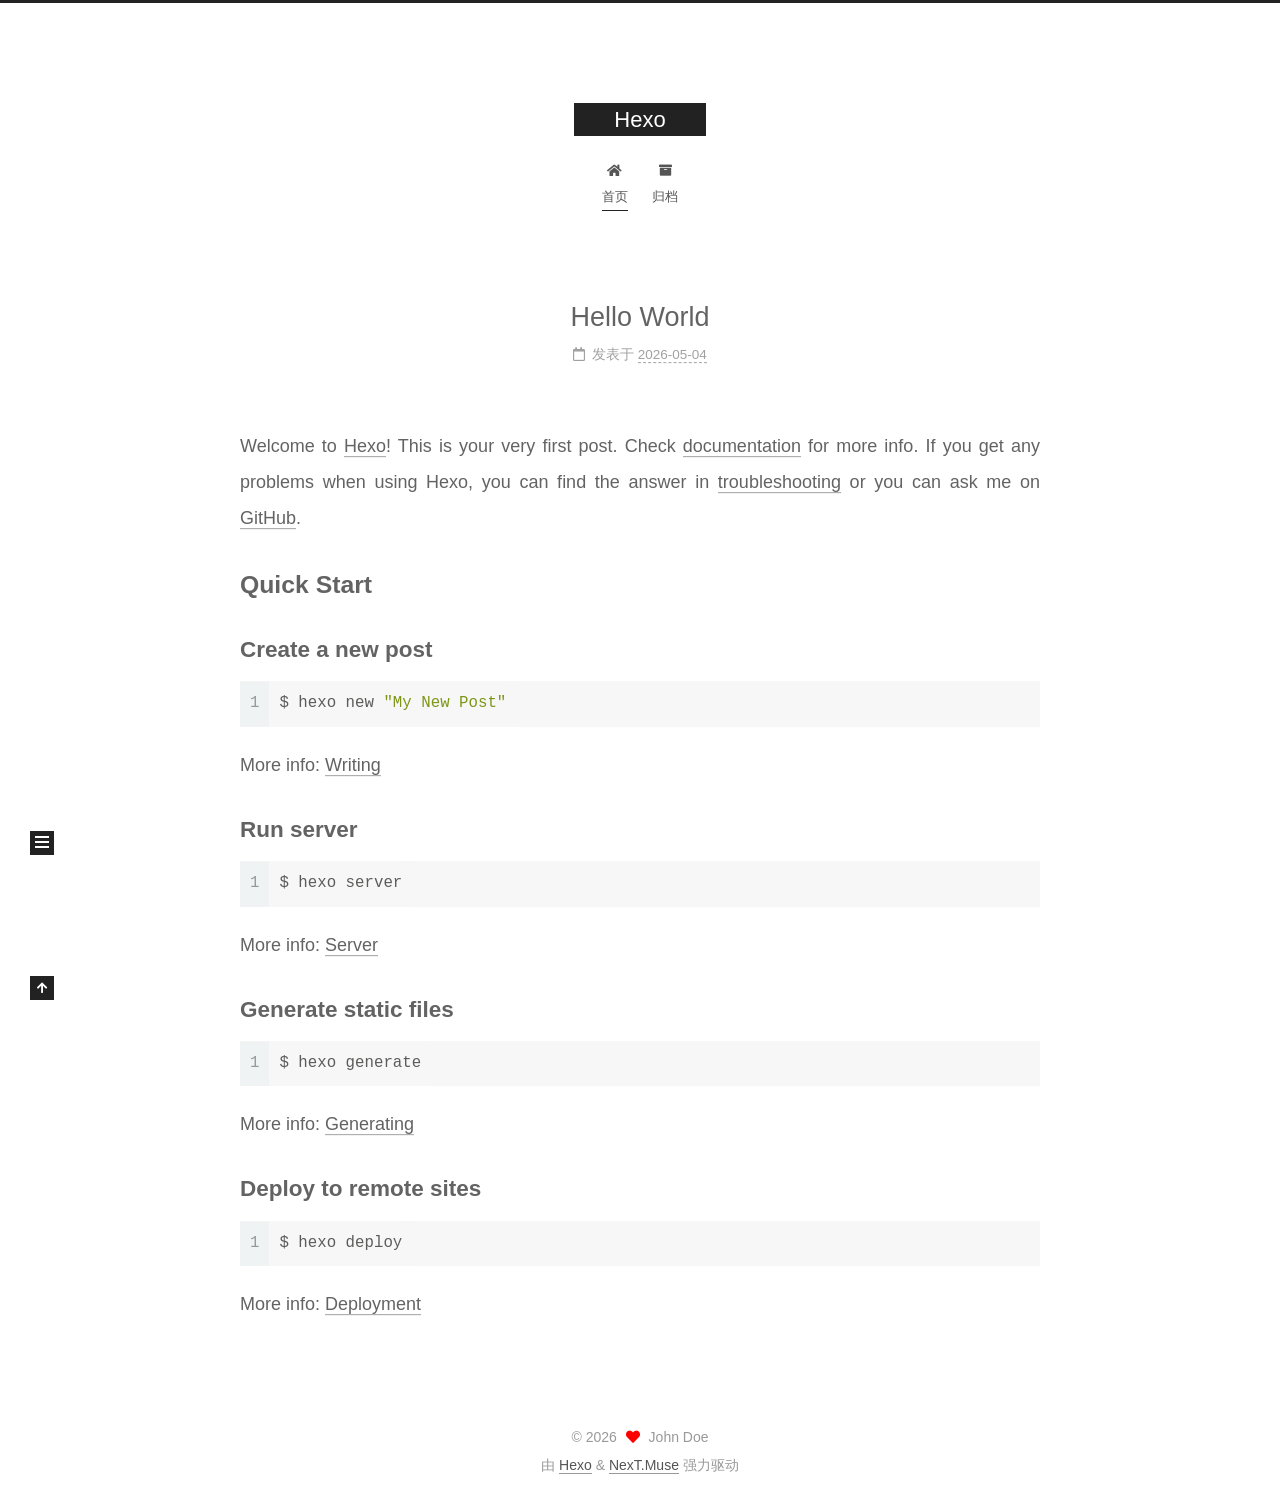
<file: index.html>
<!DOCTYPE html>
<html lang="zh-CN">
<head>
  <meta charset="UTF-8">
<meta name="viewport" content="width=device-width, initial-scale=1, maximum-scale=2">
<meta name="theme-color" content="#222">
<meta name="generator" content="Hexo 8.1.1">
  <link rel="apple-touch-icon" sizes="180x180" href="/images/apple-touch-icon-next.png">
  <link rel="icon" type="image/png" sizes="32x32" href="/images/favicon-32x32-next.png">
  <link rel="icon" type="image/png" sizes="16x16" href="/images/favicon-16x16-next.png">
  <link rel="mask-icon" href="/images/logo.svg" color="#222">

<link rel="stylesheet" href="/css/main.css">


<link rel="stylesheet" href="/lib/font-awesome/css/all.min.css">

<script id="hexo-configurations">
    var NexT = window.NexT || {};
    var CONFIG = {"hostname":"example.com","root":"/","scheme":"Muse","version":"7.8.0","exturl":false,"sidebar":{"position":"left","display":"post","padding":18,"offset":12,"onmobile":false},"copycode":{"enable":false,"show_result":false,"style":null},"back2top":{"enable":true,"sidebar":false,"scrollpercent":false},"bookmark":{"enable":false,"color":"#222","save":"auto"},"fancybox":false,"mediumzoom":false,"lazyload":false,"pangu":false,"comments":{"style":"tabs","active":null,"storage":true,"lazyload":false,"nav":null},"algolia":{"hits":{"per_page":10},"labels":{"input_placeholder":"Search for Posts","hits_empty":"We didn't find any results for the search: ${query}","hits_stats":"${hits} results found in ${time} ms"}},"localsearch":{"enable":false,"trigger":"auto","top_n_per_article":1,"unescape":false,"preload":false},"motion":{"enable":true,"async":false,"transition":{"post_block":"fadeIn","post_header":"slideDownIn","post_body":"slideDownIn","coll_header":"slideLeftIn","sidebar":"slideUpIn"}}};
  </script>

  <meta property="og:type" content="website">
<meta property="og:title" content="Hexo">
<meta property="og:url" content="http://example.com/index.html">
<meta property="og:site_name" content="Hexo">
<meta property="og:locale" content="zh_CN">
<meta property="article:author" content="John Doe">
<meta name="twitter:card" content="summary">

<link rel="canonical" href="http://example.com/">


<script id="page-configurations">
  // https://hexo.io/docs/variables.html
  CONFIG.page = {
    sidebar: "",
    isHome : true,
    isPost : false,
    lang   : 'zh-CN'
  };
</script>

  <title>Hexo</title>
  






  <noscript>
  <style>
  .use-motion .brand,
  .use-motion .menu-item,
  .sidebar-inner,
  .use-motion .post-block,
  .use-motion .pagination,
  .use-motion .comments,
  .use-motion .post-header,
  .use-motion .post-body,
  .use-motion .collection-header { opacity: initial; }

  .use-motion .site-title,
  .use-motion .site-subtitle {
    opacity: initial;
    top: initial;
  }

  .use-motion .logo-line-before i { left: initial; }
  .use-motion .logo-line-after i { right: initial; }
  </style>
</noscript>

</head>

<body itemscope itemtype="http://schema.org/WebPage">
  <div class="container use-motion">
    <div class="headband"></div>

    <header class="header" itemscope itemtype="http://schema.org/WPHeader">
      <div class="header-inner"><div class="site-brand-container">
  <div class="site-nav-toggle">
    <div class="toggle" aria-label="切换导航栏">
      <span class="toggle-line toggle-line-first"></span>
      <span class="toggle-line toggle-line-middle"></span>
      <span class="toggle-line toggle-line-last"></span>
    </div>
  </div>

  <div class="site-meta">

    <a href="/" class="brand" rel="start">
      <span class="logo-line-before"><i></i></span>
      <h1 class="site-title">Hexo</h1>
      <span class="logo-line-after"><i></i></span>
    </a>
  </div>

  <div class="site-nav-right">
    <div class="toggle popup-trigger">
    </div>
  </div>
</div>




<nav class="site-nav">
  <ul id="menu" class="main-menu menu">
        <li class="menu-item menu-item-home">

    <a href="/" rel="section"><i class="fa fa-home fa-fw"></i>首页</a>

  </li>
        <li class="menu-item menu-item-archives">

    <a href="/archives/" rel="section"><i class="fa fa-archive fa-fw"></i>归档</a>

  </li>
  </ul>
</nav>




</div>
    </header>

    
  <div class="back-to-top">
    <i class="fa fa-arrow-up"></i>
    <span>0%</span>
  </div>
  <div class="reading-progress-bar"></div>


    <main class="main">
      <div class="main-inner">
        <div class="content-wrap">
          

          <div class="content index posts-expand">
            
      
  
  
  <article itemscope itemtype="http://schema.org/Article" class="post-block" lang="zh-CN">
    <link itemprop="mainEntityOfPage" href="http://example.com/2026/05/04/hello-world/">

    <span hidden itemprop="author" itemscope itemtype="http://schema.org/Person">
      <meta itemprop="image" content="/images/avatar.gif">
      <meta itemprop="name" content="John Doe">
      <meta itemprop="description" content="">
    </span>

    <span hidden itemprop="publisher" itemscope itemtype="http://schema.org/Organization">
      <meta itemprop="name" content="Hexo">
    </span>
      <header class="post-header">
        <h2 class="post-title" itemprop="name headline">
          
            <a href="/2026/05/04/hello-world/" class="post-title-link" itemprop="url">Hello World</a>
        </h2>

        <div class="post-meta">
            <span class="post-meta-item">
              <span class="post-meta-item-icon">
                <i class="far fa-calendar"></i>
              </span>
              <span class="post-meta-item-text">发表于</span>

              <time title="创建时间：2026-05-04 03:35:39" itemprop="dateCreated datePublished" datetime="2026-05-04T03:35:39+08:00">2026-05-04</time>
            </span>

          

        </div>
      </header>

    
    
    
    <div class="post-body" itemprop="articleBody">

      
          <p>Welcome to <a target="_blank" rel="noopener" href="https://hexo.io/">Hexo</a>! This is your very first post. Check <a target="_blank" rel="noopener" href="https://hexo.io/docs/">documentation</a> for more info. If you get any problems when using Hexo, you can find the answer in <a target="_blank" rel="noopener" href="https://hexo.io/docs/troubleshooting.html">troubleshooting</a> or you can ask me on <a target="_blank" rel="noopener" href="https://github.com/hexojs/hexo/issues">GitHub</a>.</p>
<h2 id="Quick-Start"><a href="#Quick-Start" class="headerlink" title="Quick Start"></a>Quick Start</h2><h3 id="Create-a-new-post"><a href="#Create-a-new-post" class="headerlink" title="Create a new post"></a>Create a new post</h3><figure class="highlight bash"><table><tr><td class="gutter"><pre><span class="line">1</span><br></pre></td><td class="code"><pre><span class="line">$ hexo new <span class="string">&quot;My New Post&quot;</span></span><br></pre></td></tr></table></figure>

<p>More info: <a target="_blank" rel="noopener" href="https://hexo.io/docs/writing.html">Writing</a></p>
<h3 id="Run-server"><a href="#Run-server" class="headerlink" title="Run server"></a>Run server</h3><figure class="highlight bash"><table><tr><td class="gutter"><pre><span class="line">1</span><br></pre></td><td class="code"><pre><span class="line">$ hexo server</span><br></pre></td></tr></table></figure>

<p>More info: <a target="_blank" rel="noopener" href="https://hexo.io/docs/server.html">Server</a></p>
<h3 id="Generate-static-files"><a href="#Generate-static-files" class="headerlink" title="Generate static files"></a>Generate static files</h3><figure class="highlight bash"><table><tr><td class="gutter"><pre><span class="line">1</span><br></pre></td><td class="code"><pre><span class="line">$ hexo generate</span><br></pre></td></tr></table></figure>

<p>More info: <a target="_blank" rel="noopener" href="https://hexo.io/docs/generating.html">Generating</a></p>
<h3 id="Deploy-to-remote-sites"><a href="#Deploy-to-remote-sites" class="headerlink" title="Deploy to remote sites"></a>Deploy to remote sites</h3><figure class="highlight bash"><table><tr><td class="gutter"><pre><span class="line">1</span><br></pre></td><td class="code"><pre><span class="line">$ hexo deploy</span><br></pre></td></tr></table></figure>

<p>More info: <a target="_blank" rel="noopener" href="https://hexo.io/docs/one-command-deployment.html">Deployment</a></p>

      
    </div>

    
    
    
      <footer class="post-footer">
        <div class="post-eof"></div>
      </footer>
  </article>
  
  
  


  



          </div>
          

<script>
  window.addEventListener('tabs:register', () => {
    let { activeClass } = CONFIG.comments;
    if (CONFIG.comments.storage) {
      activeClass = localStorage.getItem('comments_active') || activeClass;
    }
    if (activeClass) {
      let activeTab = document.querySelector(`a[href="#comment-${activeClass}"]`);
      if (activeTab) {
        activeTab.click();
      }
    }
  });
  if (CONFIG.comments.storage) {
    window.addEventListener('tabs:click', event => {
      if (!event.target.matches('.tabs-comment .tab-content .tab-pane')) return;
      let commentClass = event.target.classList[1];
      localStorage.setItem('comments_active', commentClass);
    });
  }
</script>

        </div>
          
  
  <div class="toggle sidebar-toggle">
    <span class="toggle-line toggle-line-first"></span>
    <span class="toggle-line toggle-line-middle"></span>
    <span class="toggle-line toggle-line-last"></span>
  </div>

  <aside class="sidebar">
    <div class="sidebar-inner">

      <ul class="sidebar-nav motion-element">
        <li class="sidebar-nav-toc">
          文章目录
        </li>
        <li class="sidebar-nav-overview">
          站点概览
        </li>
      </ul>

      <!--noindex-->
      <div class="post-toc-wrap sidebar-panel">
      </div>
      <!--/noindex-->

      <div class="site-overview-wrap sidebar-panel">
        <div class="site-author motion-element" itemprop="author" itemscope itemtype="http://schema.org/Person">
  <p class="site-author-name" itemprop="name">John Doe</p>
  <div class="site-description" itemprop="description"></div>
</div>
<div class="site-state-wrap motion-element">
  <nav class="site-state">
      <div class="site-state-item site-state-posts">
          <a href="/archives/">
        
          <span class="site-state-item-count">1</span>
          <span class="site-state-item-name">日志</span>
        </a>
      </div>
  </nav>
</div>



      </div>

    </div>
  </aside>
  <div id="sidebar-dimmer"></div>


      </div>
    </main>

    <footer class="footer">
      <div class="footer-inner">
        

        

<div class="copyright">
  
  &copy; 
  <span itemprop="copyrightYear">2026</span>
  <span class="with-love">
    <i class="fa fa-heart"></i>
  </span>
  <span class="author" itemprop="copyrightHolder">John Doe</span>
</div>
  <div class="powered-by">由 <a href="https://hexo.io/" class="theme-link" rel="noopener" target="_blank">Hexo</a> & <a href="https://muse.theme-next.org/" class="theme-link" rel="noopener" target="_blank">NexT.Muse</a> 强力驱动
  </div>

        








      </div>
    </footer>
  </div>

  
  <script src="/lib/anime.min.js"></script>
  <script src="/lib/velocity/velocity.min.js"></script>
  <script src="/lib/velocity/velocity.ui.min.js"></script>

<script src="/js/utils.js"></script>

<script src="/js/motion.js"></script>


<script src="/js/schemes/muse.js"></script>


<script src="/js/next-boot.js"></script>




  















  

  

</body>
</html>
</file>
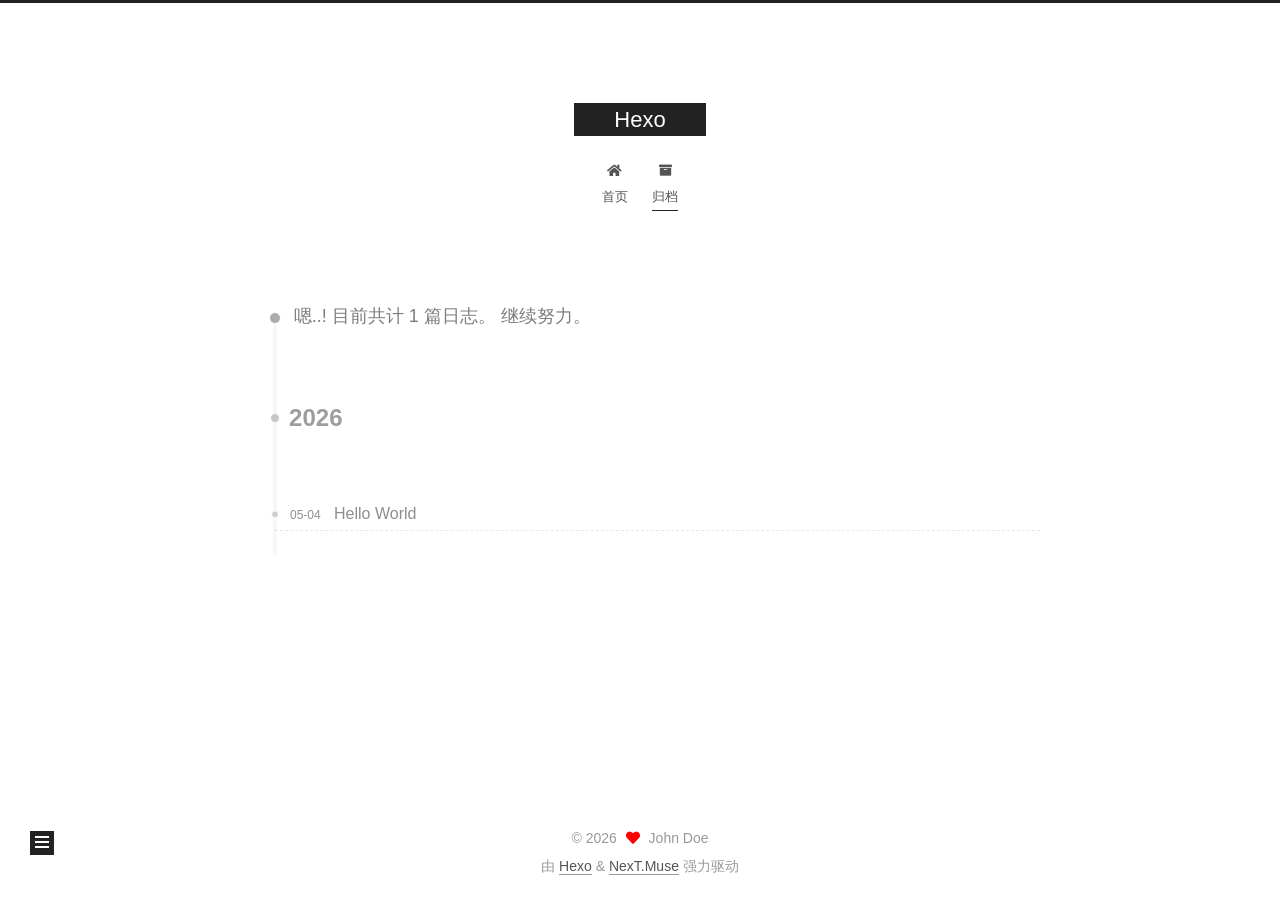
<file: archives/index.html>
<!DOCTYPE html>
<html lang="zh-CN">
<head>
  <meta charset="UTF-8">
<meta name="viewport" content="width=device-width, initial-scale=1, maximum-scale=2">
<meta name="theme-color" content="#222">
<meta name="generator" content="Hexo 8.1.1">
  <link rel="apple-touch-icon" sizes="180x180" href="/images/apple-touch-icon-next.png">
  <link rel="icon" type="image/png" sizes="32x32" href="/images/favicon-32x32-next.png">
  <link rel="icon" type="image/png" sizes="16x16" href="/images/favicon-16x16-next.png">
  <link rel="mask-icon" href="/images/logo.svg" color="#222">

<link rel="stylesheet" href="/css/main.css">


<link rel="stylesheet" href="/lib/font-awesome/css/all.min.css">

<script id="hexo-configurations">
    var NexT = window.NexT || {};
    var CONFIG = {"hostname":"example.com","root":"/","scheme":"Muse","version":"7.8.0","exturl":false,"sidebar":{"position":"left","display":"post","padding":18,"offset":12,"onmobile":false},"copycode":{"enable":false,"show_result":false,"style":null},"back2top":{"enable":true,"sidebar":false,"scrollpercent":false},"bookmark":{"enable":false,"color":"#222","save":"auto"},"fancybox":false,"mediumzoom":false,"lazyload":false,"pangu":false,"comments":{"style":"tabs","active":null,"storage":true,"lazyload":false,"nav":null},"algolia":{"hits":{"per_page":10},"labels":{"input_placeholder":"Search for Posts","hits_empty":"We didn't find any results for the search: ${query}","hits_stats":"${hits} results found in ${time} ms"}},"localsearch":{"enable":false,"trigger":"auto","top_n_per_article":1,"unescape":false,"preload":false},"motion":{"enable":true,"async":false,"transition":{"post_block":"fadeIn","post_header":"slideDownIn","post_body":"slideDownIn","coll_header":"slideLeftIn","sidebar":"slideUpIn"}}};
  </script>

  <meta property="og:type" content="website">
<meta property="og:title" content="Hexo">
<meta property="og:url" content="http://example.com/archives/index.html">
<meta property="og:site_name" content="Hexo">
<meta property="og:locale" content="zh_CN">
<meta property="article:author" content="John Doe">
<meta name="twitter:card" content="summary">

<link rel="canonical" href="http://example.com/archives/">


<script id="page-configurations">
  // https://hexo.io/docs/variables.html
  CONFIG.page = {
    sidebar: "",
    isHome : false,
    isPost : false,
    lang   : 'zh-CN'
  };
</script>

  <title>归档 | Hexo</title>
  






  <noscript>
  <style>
  .use-motion .brand,
  .use-motion .menu-item,
  .sidebar-inner,
  .use-motion .post-block,
  .use-motion .pagination,
  .use-motion .comments,
  .use-motion .post-header,
  .use-motion .post-body,
  .use-motion .collection-header { opacity: initial; }

  .use-motion .site-title,
  .use-motion .site-subtitle {
    opacity: initial;
    top: initial;
  }

  .use-motion .logo-line-before i { left: initial; }
  .use-motion .logo-line-after i { right: initial; }
  </style>
</noscript>

</head>

<body itemscope itemtype="http://schema.org/WebPage">
  <div class="container use-motion">
    <div class="headband"></div>

    <header class="header" itemscope itemtype="http://schema.org/WPHeader">
      <div class="header-inner"><div class="site-brand-container">
  <div class="site-nav-toggle">
    <div class="toggle" aria-label="切换导航栏">
      <span class="toggle-line toggle-line-first"></span>
      <span class="toggle-line toggle-line-middle"></span>
      <span class="toggle-line toggle-line-last"></span>
    </div>
  </div>

  <div class="site-meta">

    <a href="/" class="brand" rel="start">
      <span class="logo-line-before"><i></i></span>
      <h1 class="site-title">Hexo</h1>
      <span class="logo-line-after"><i></i></span>
    </a>
  </div>

  <div class="site-nav-right">
    <div class="toggle popup-trigger">
    </div>
  </div>
</div>




<nav class="site-nav">
  <ul id="menu" class="main-menu menu">
        <li class="menu-item menu-item-home">

    <a href="/" rel="section"><i class="fa fa-home fa-fw"></i>首页</a>

  </li>
        <li class="menu-item menu-item-archives">

    <a href="/archives/" rel="section"><i class="fa fa-archive fa-fw"></i>归档</a>

  </li>
  </ul>
</nav>




</div>
    </header>

    
  <div class="back-to-top">
    <i class="fa fa-arrow-up"></i>
    <span>0%</span>
  </div>
  <div class="reading-progress-bar"></div>


    <main class="main">
      <div class="main-inner">
        <div class="content-wrap">
          

          <div class="content archive">
            

  
  
  
  <div class="post-block">
    <div class="posts-collapse">
      <div class="collection-title">
        <span class="collection-header">嗯..! 目前共计 1 篇日志。 继续努力。</span>
      </div>

      
    <div class="collection-year">
      <span class="collection-header">2026</span>
    </div>

  <article itemscope itemtype="http://schema.org/Article">
    <header class="post-header">

      <div class="post-meta">
        <time itemprop="dateCreated"
              datetime="2026-05-04T03:35:39+08:00"
              content="2026-05-04">
          05-04
        </time>
      </div>

      <div class="post-title">
          <a class="post-title-link" href="/2026/05/04/hello-world/" itemprop="url">
            <span itemprop="name">Hello World</span>
          </a>
      </div>

    </header>
  </article>


    </div>
  </div>
  
  
  

  



          </div>
          

<script>
  window.addEventListener('tabs:register', () => {
    let { activeClass } = CONFIG.comments;
    if (CONFIG.comments.storage) {
      activeClass = localStorage.getItem('comments_active') || activeClass;
    }
    if (activeClass) {
      let activeTab = document.querySelector(`a[href="#comment-${activeClass}"]`);
      if (activeTab) {
        activeTab.click();
      }
    }
  });
  if (CONFIG.comments.storage) {
    window.addEventListener('tabs:click', event => {
      if (!event.target.matches('.tabs-comment .tab-content .tab-pane')) return;
      let commentClass = event.target.classList[1];
      localStorage.setItem('comments_active', commentClass);
    });
  }
</script>

        </div>
          
  
  <div class="toggle sidebar-toggle">
    <span class="toggle-line toggle-line-first"></span>
    <span class="toggle-line toggle-line-middle"></span>
    <span class="toggle-line toggle-line-last"></span>
  </div>

  <aside class="sidebar">
    <div class="sidebar-inner">

      <ul class="sidebar-nav motion-element">
        <li class="sidebar-nav-toc">
          文章目录
        </li>
        <li class="sidebar-nav-overview">
          站点概览
        </li>
      </ul>

      <!--noindex-->
      <div class="post-toc-wrap sidebar-panel">
      </div>
      <!--/noindex-->

      <div class="site-overview-wrap sidebar-panel">
        <div class="site-author motion-element" itemprop="author" itemscope itemtype="http://schema.org/Person">
  <p class="site-author-name" itemprop="name">John Doe</p>
  <div class="site-description" itemprop="description"></div>
</div>
<div class="site-state-wrap motion-element">
  <nav class="site-state">
      <div class="site-state-item site-state-posts">
          <a href="/archives/">
        
          <span class="site-state-item-count">1</span>
          <span class="site-state-item-name">日志</span>
        </a>
      </div>
  </nav>
</div>



      </div>

    </div>
  </aside>
  <div id="sidebar-dimmer"></div>


      </div>
    </main>

    <footer class="footer">
      <div class="footer-inner">
        

        

<div class="copyright">
  
  &copy; 
  <span itemprop="copyrightYear">2026</span>
  <span class="with-love">
    <i class="fa fa-heart"></i>
  </span>
  <span class="author" itemprop="copyrightHolder">John Doe</span>
</div>
  <div class="powered-by">由 <a href="https://hexo.io/" class="theme-link" rel="noopener" target="_blank">Hexo</a> & <a href="https://muse.theme-next.org/" class="theme-link" rel="noopener" target="_blank">NexT.Muse</a> 强力驱动
  </div>

        








      </div>
    </footer>
  </div>

  
  <script src="/lib/anime.min.js"></script>
  <script src="/lib/velocity/velocity.min.js"></script>
  <script src="/lib/velocity/velocity.ui.min.js"></script>

<script src="/js/utils.js"></script>

<script src="/js/motion.js"></script>


<script src="/js/schemes/muse.js"></script>


<script src="/js/next-boot.js"></script>




  















  

  

</body>
</html>
</file>
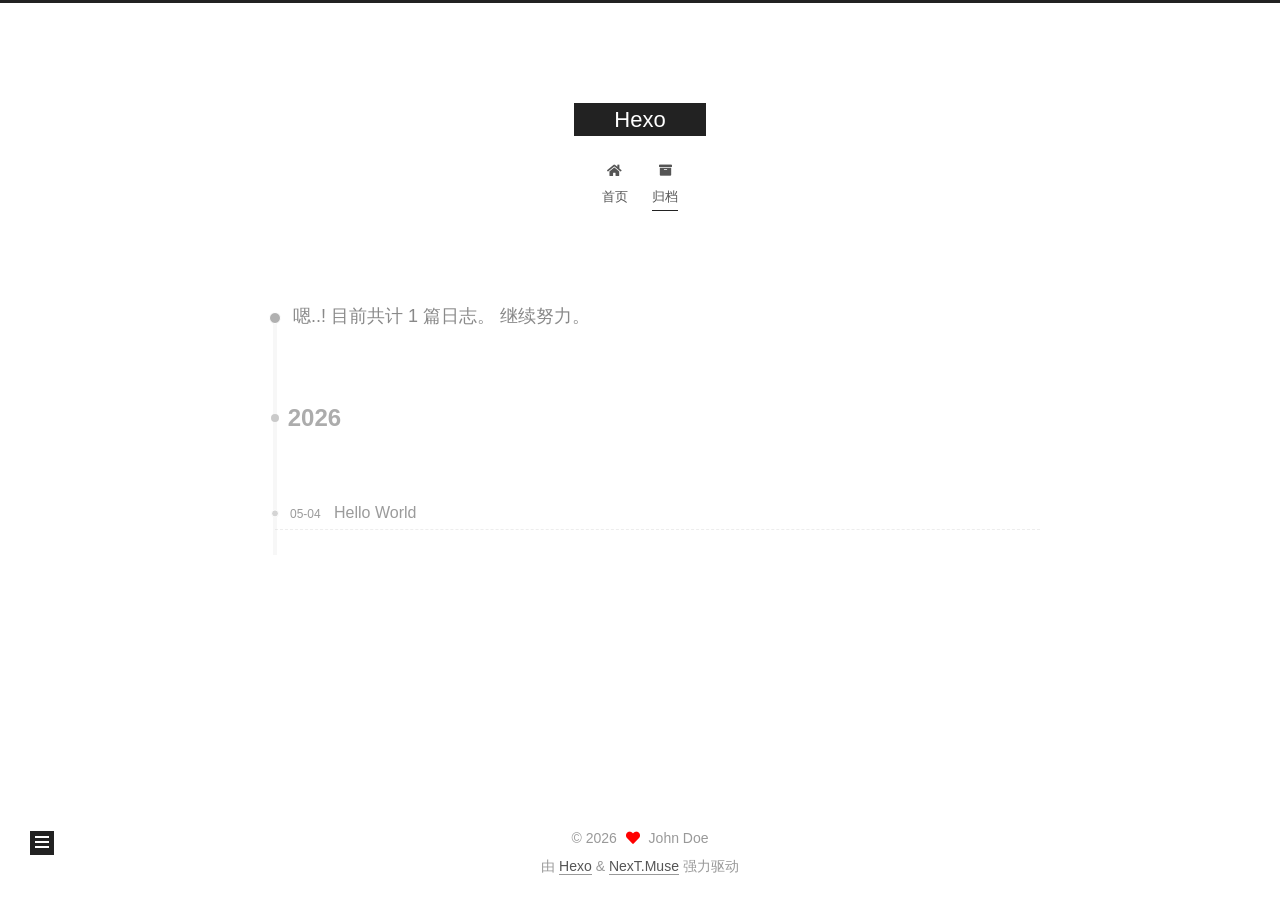
<file: archives/2026/index.html>
<!DOCTYPE html>
<html lang="zh-CN">
<head>
  <meta charset="UTF-8">
<meta name="viewport" content="width=device-width, initial-scale=1, maximum-scale=2">
<meta name="theme-color" content="#222">
<meta name="generator" content="Hexo 8.1.1">
  <link rel="apple-touch-icon" sizes="180x180" href="/images/apple-touch-icon-next.png">
  <link rel="icon" type="image/png" sizes="32x32" href="/images/favicon-32x32-next.png">
  <link rel="icon" type="image/png" sizes="16x16" href="/images/favicon-16x16-next.png">
  <link rel="mask-icon" href="/images/logo.svg" color="#222">

<link rel="stylesheet" href="/css/main.css">


<link rel="stylesheet" href="/lib/font-awesome/css/all.min.css">

<script id="hexo-configurations">
    var NexT = window.NexT || {};
    var CONFIG = {"hostname":"example.com","root":"/","scheme":"Muse","version":"7.8.0","exturl":false,"sidebar":{"position":"left","display":"post","padding":18,"offset":12,"onmobile":false},"copycode":{"enable":false,"show_result":false,"style":null},"back2top":{"enable":true,"sidebar":false,"scrollpercent":false},"bookmark":{"enable":false,"color":"#222","save":"auto"},"fancybox":false,"mediumzoom":false,"lazyload":false,"pangu":false,"comments":{"style":"tabs","active":null,"storage":true,"lazyload":false,"nav":null},"algolia":{"hits":{"per_page":10},"labels":{"input_placeholder":"Search for Posts","hits_empty":"We didn't find any results for the search: ${query}","hits_stats":"${hits} results found in ${time} ms"}},"localsearch":{"enable":false,"trigger":"auto","top_n_per_article":1,"unescape":false,"preload":false},"motion":{"enable":true,"async":false,"transition":{"post_block":"fadeIn","post_header":"slideDownIn","post_body":"slideDownIn","coll_header":"slideLeftIn","sidebar":"slideUpIn"}}};
  </script>

  <meta property="og:type" content="website">
<meta property="og:title" content="Hexo">
<meta property="og:url" content="http://example.com/archives/2026/index.html">
<meta property="og:site_name" content="Hexo">
<meta property="og:locale" content="zh_CN">
<meta property="article:author" content="John Doe">
<meta name="twitter:card" content="summary">

<link rel="canonical" href="http://example.com/archives/2026/">


<script id="page-configurations">
  // https://hexo.io/docs/variables.html
  CONFIG.page = {
    sidebar: "",
    isHome : false,
    isPost : false,
    lang   : 'zh-CN'
  };
</script>

  <title>归档 | Hexo</title>
  






  <noscript>
  <style>
  .use-motion .brand,
  .use-motion .menu-item,
  .sidebar-inner,
  .use-motion .post-block,
  .use-motion .pagination,
  .use-motion .comments,
  .use-motion .post-header,
  .use-motion .post-body,
  .use-motion .collection-header { opacity: initial; }

  .use-motion .site-title,
  .use-motion .site-subtitle {
    opacity: initial;
    top: initial;
  }

  .use-motion .logo-line-before i { left: initial; }
  .use-motion .logo-line-after i { right: initial; }
  </style>
</noscript>

</head>

<body itemscope itemtype="http://schema.org/WebPage">
  <div class="container use-motion">
    <div class="headband"></div>

    <header class="header" itemscope itemtype="http://schema.org/WPHeader">
      <div class="header-inner"><div class="site-brand-container">
  <div class="site-nav-toggle">
    <div class="toggle" aria-label="切换导航栏">
      <span class="toggle-line toggle-line-first"></span>
      <span class="toggle-line toggle-line-middle"></span>
      <span class="toggle-line toggle-line-last"></span>
    </div>
  </div>

  <div class="site-meta">

    <a href="/" class="brand" rel="start">
      <span class="logo-line-before"><i></i></span>
      <h1 class="site-title">Hexo</h1>
      <span class="logo-line-after"><i></i></span>
    </a>
  </div>

  <div class="site-nav-right">
    <div class="toggle popup-trigger">
    </div>
  </div>
</div>




<nav class="site-nav">
  <ul id="menu" class="main-menu menu">
        <li class="menu-item menu-item-home">

    <a href="/" rel="section"><i class="fa fa-home fa-fw"></i>首页</a>

  </li>
        <li class="menu-item menu-item-archives">

    <a href="/archives/" rel="section"><i class="fa fa-archive fa-fw"></i>归档</a>

  </li>
  </ul>
</nav>




</div>
    </header>

    
  <div class="back-to-top">
    <i class="fa fa-arrow-up"></i>
    <span>0%</span>
  </div>
  <div class="reading-progress-bar"></div>


    <main class="main">
      <div class="main-inner">
        <div class="content-wrap">
          

          <div class="content archive">
            

  
  
  
  <div class="post-block">
    <div class="posts-collapse">
      <div class="collection-title">
        <span class="collection-header">嗯..! 目前共计 1 篇日志。 继续努力。</span>
      </div>

      
    <div class="collection-year">
      <span class="collection-header">2026</span>
    </div>

  <article itemscope itemtype="http://schema.org/Article">
    <header class="post-header">

      <div class="post-meta">
        <time itemprop="dateCreated"
              datetime="2026-05-04T03:35:39+08:00"
              content="2026-05-04">
          05-04
        </time>
      </div>

      <div class="post-title">
          <a class="post-title-link" href="/2026/05/04/hello-world/" itemprop="url">
            <span itemprop="name">Hello World</span>
          </a>
      </div>

    </header>
  </article>


    </div>
  </div>
  
  
  

  



          </div>
          

<script>
  window.addEventListener('tabs:register', () => {
    let { activeClass } = CONFIG.comments;
    if (CONFIG.comments.storage) {
      activeClass = localStorage.getItem('comments_active') || activeClass;
    }
    if (activeClass) {
      let activeTab = document.querySelector(`a[href="#comment-${activeClass}"]`);
      if (activeTab) {
        activeTab.click();
      }
    }
  });
  if (CONFIG.comments.storage) {
    window.addEventListener('tabs:click', event => {
      if (!event.target.matches('.tabs-comment .tab-content .tab-pane')) return;
      let commentClass = event.target.classList[1];
      localStorage.setItem('comments_active', commentClass);
    });
  }
</script>

        </div>
          
  
  <div class="toggle sidebar-toggle">
    <span class="toggle-line toggle-line-first"></span>
    <span class="toggle-line toggle-line-middle"></span>
    <span class="toggle-line toggle-line-last"></span>
  </div>

  <aside class="sidebar">
    <div class="sidebar-inner">

      <ul class="sidebar-nav motion-element">
        <li class="sidebar-nav-toc">
          文章目录
        </li>
        <li class="sidebar-nav-overview">
          站点概览
        </li>
      </ul>

      <!--noindex-->
      <div class="post-toc-wrap sidebar-panel">
      </div>
      <!--/noindex-->

      <div class="site-overview-wrap sidebar-panel">
        <div class="site-author motion-element" itemprop="author" itemscope itemtype="http://schema.org/Person">
  <p class="site-author-name" itemprop="name">John Doe</p>
  <div class="site-description" itemprop="description"></div>
</div>
<div class="site-state-wrap motion-element">
  <nav class="site-state">
      <div class="site-state-item site-state-posts">
          <a href="/archives/">
        
          <span class="site-state-item-count">1</span>
          <span class="site-state-item-name">日志</span>
        </a>
      </div>
  </nav>
</div>



      </div>

    </div>
  </aside>
  <div id="sidebar-dimmer"></div>


      </div>
    </main>

    <footer class="footer">
      <div class="footer-inner">
        

        

<div class="copyright">
  
  &copy; 
  <span itemprop="copyrightYear">2026</span>
  <span class="with-love">
    <i class="fa fa-heart"></i>
  </span>
  <span class="author" itemprop="copyrightHolder">John Doe</span>
</div>
  <div class="powered-by">由 <a href="https://hexo.io/" class="theme-link" rel="noopener" target="_blank">Hexo</a> & <a href="https://muse.theme-next.org/" class="theme-link" rel="noopener" target="_blank">NexT.Muse</a> 强力驱动
  </div>

        








      </div>
    </footer>
  </div>

  
  <script src="/lib/anime.min.js"></script>
  <script src="/lib/velocity/velocity.min.js"></script>
  <script src="/lib/velocity/velocity.ui.min.js"></script>

<script src="/js/utils.js"></script>

<script src="/js/motion.js"></script>


<script src="/js/schemes/muse.js"></script>


<script src="/js/next-boot.js"></script>




  















  

  

</body>
</html>
</file>
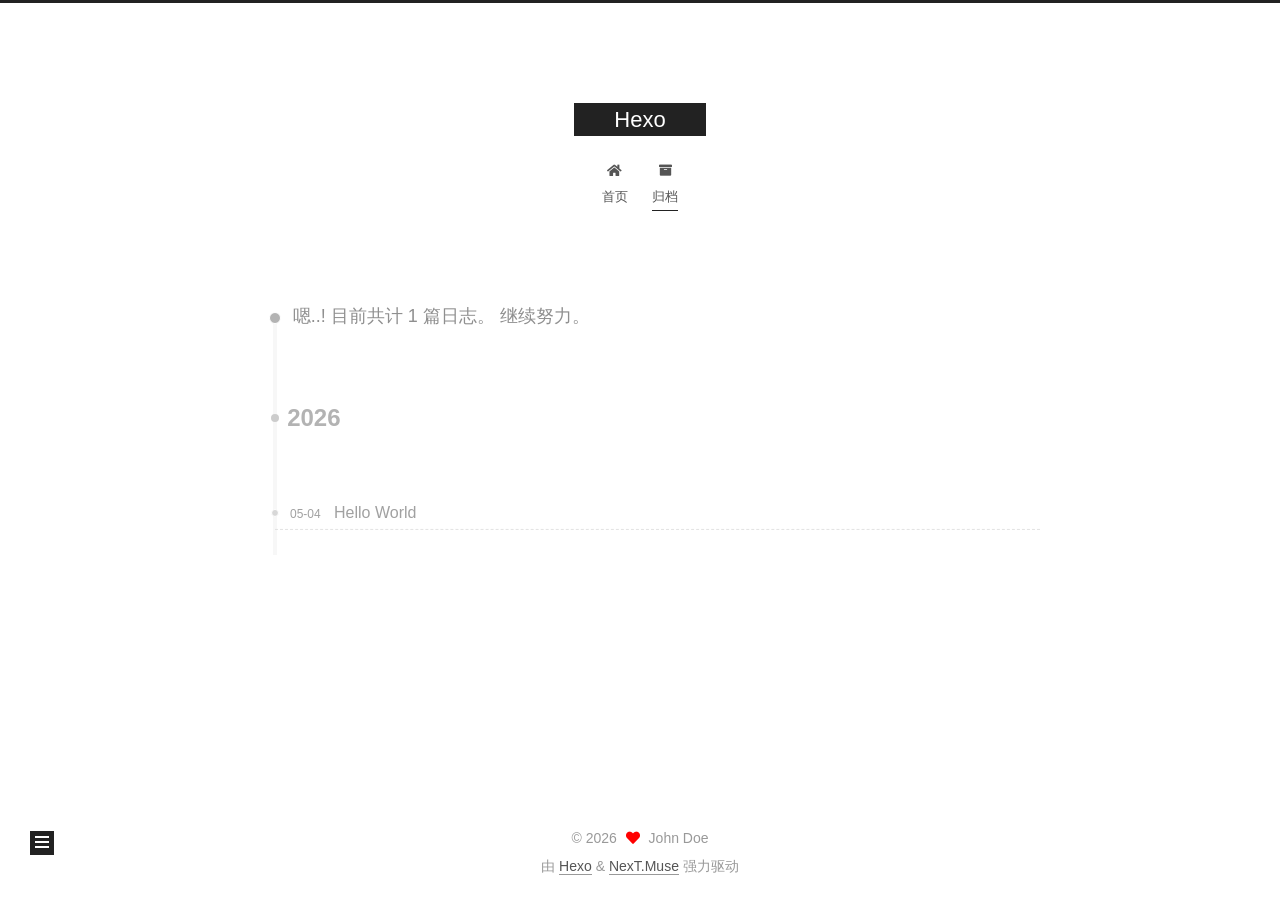
<file: archives/2026/05/index.html>
<!DOCTYPE html>
<html lang="zh-CN">
<head>
  <meta charset="UTF-8">
<meta name="viewport" content="width=device-width, initial-scale=1, maximum-scale=2">
<meta name="theme-color" content="#222">
<meta name="generator" content="Hexo 8.1.1">
  <link rel="apple-touch-icon" sizes="180x180" href="/images/apple-touch-icon-next.png">
  <link rel="icon" type="image/png" sizes="32x32" href="/images/favicon-32x32-next.png">
  <link rel="icon" type="image/png" sizes="16x16" href="/images/favicon-16x16-next.png">
  <link rel="mask-icon" href="/images/logo.svg" color="#222">

<link rel="stylesheet" href="/css/main.css">


<link rel="stylesheet" href="/lib/font-awesome/css/all.min.css">

<script id="hexo-configurations">
    var NexT = window.NexT || {};
    var CONFIG = {"hostname":"example.com","root":"/","scheme":"Muse","version":"7.8.0","exturl":false,"sidebar":{"position":"left","display":"post","padding":18,"offset":12,"onmobile":false},"copycode":{"enable":false,"show_result":false,"style":null},"back2top":{"enable":true,"sidebar":false,"scrollpercent":false},"bookmark":{"enable":false,"color":"#222","save":"auto"},"fancybox":false,"mediumzoom":false,"lazyload":false,"pangu":false,"comments":{"style":"tabs","active":null,"storage":true,"lazyload":false,"nav":null},"algolia":{"hits":{"per_page":10},"labels":{"input_placeholder":"Search for Posts","hits_empty":"We didn't find any results for the search: ${query}","hits_stats":"${hits} results found in ${time} ms"}},"localsearch":{"enable":false,"trigger":"auto","top_n_per_article":1,"unescape":false,"preload":false},"motion":{"enable":true,"async":false,"transition":{"post_block":"fadeIn","post_header":"slideDownIn","post_body":"slideDownIn","coll_header":"slideLeftIn","sidebar":"slideUpIn"}}};
  </script>

  <meta property="og:type" content="website">
<meta property="og:title" content="Hexo">
<meta property="og:url" content="http://example.com/archives/2026/05/index.html">
<meta property="og:site_name" content="Hexo">
<meta property="og:locale" content="zh_CN">
<meta property="article:author" content="John Doe">
<meta name="twitter:card" content="summary">

<link rel="canonical" href="http://example.com/archives/2026/05/">


<script id="page-configurations">
  // https://hexo.io/docs/variables.html
  CONFIG.page = {
    sidebar: "",
    isHome : false,
    isPost : false,
    lang   : 'zh-CN'
  };
</script>

  <title>归档 | Hexo</title>
  






  <noscript>
  <style>
  .use-motion .brand,
  .use-motion .menu-item,
  .sidebar-inner,
  .use-motion .post-block,
  .use-motion .pagination,
  .use-motion .comments,
  .use-motion .post-header,
  .use-motion .post-body,
  .use-motion .collection-header { opacity: initial; }

  .use-motion .site-title,
  .use-motion .site-subtitle {
    opacity: initial;
    top: initial;
  }

  .use-motion .logo-line-before i { left: initial; }
  .use-motion .logo-line-after i { right: initial; }
  </style>
</noscript>

</head>

<body itemscope itemtype="http://schema.org/WebPage">
  <div class="container use-motion">
    <div class="headband"></div>

    <header class="header" itemscope itemtype="http://schema.org/WPHeader">
      <div class="header-inner"><div class="site-brand-container">
  <div class="site-nav-toggle">
    <div class="toggle" aria-label="切换导航栏">
      <span class="toggle-line toggle-line-first"></span>
      <span class="toggle-line toggle-line-middle"></span>
      <span class="toggle-line toggle-line-last"></span>
    </div>
  </div>

  <div class="site-meta">

    <a href="/" class="brand" rel="start">
      <span class="logo-line-before"><i></i></span>
      <h1 class="site-title">Hexo</h1>
      <span class="logo-line-after"><i></i></span>
    </a>
  </div>

  <div class="site-nav-right">
    <div class="toggle popup-trigger">
    </div>
  </div>
</div>




<nav class="site-nav">
  <ul id="menu" class="main-menu menu">
        <li class="menu-item menu-item-home">

    <a href="/" rel="section"><i class="fa fa-home fa-fw"></i>首页</a>

  </li>
        <li class="menu-item menu-item-archives">

    <a href="/archives/" rel="section"><i class="fa fa-archive fa-fw"></i>归档</a>

  </li>
  </ul>
</nav>




</div>
    </header>

    
  <div class="back-to-top">
    <i class="fa fa-arrow-up"></i>
    <span>0%</span>
  </div>
  <div class="reading-progress-bar"></div>


    <main class="main">
      <div class="main-inner">
        <div class="content-wrap">
          

          <div class="content archive">
            

  
  
  
  <div class="post-block">
    <div class="posts-collapse">
      <div class="collection-title">
        <span class="collection-header">嗯..! 目前共计 1 篇日志。 继续努力。</span>
      </div>

      
    <div class="collection-year">
      <span class="collection-header">2026</span>
    </div>

  <article itemscope itemtype="http://schema.org/Article">
    <header class="post-header">

      <div class="post-meta">
        <time itemprop="dateCreated"
              datetime="2026-05-04T03:35:39+08:00"
              content="2026-05-04">
          05-04
        </time>
      </div>

      <div class="post-title">
          <a class="post-title-link" href="/2026/05/04/hello-world/" itemprop="url">
            <span itemprop="name">Hello World</span>
          </a>
      </div>

    </header>
  </article>


    </div>
  </div>
  
  
  

  



          </div>
          

<script>
  window.addEventListener('tabs:register', () => {
    let { activeClass } = CONFIG.comments;
    if (CONFIG.comments.storage) {
      activeClass = localStorage.getItem('comments_active') || activeClass;
    }
    if (activeClass) {
      let activeTab = document.querySelector(`a[href="#comment-${activeClass}"]`);
      if (activeTab) {
        activeTab.click();
      }
    }
  });
  if (CONFIG.comments.storage) {
    window.addEventListener('tabs:click', event => {
      if (!event.target.matches('.tabs-comment .tab-content .tab-pane')) return;
      let commentClass = event.target.classList[1];
      localStorage.setItem('comments_active', commentClass);
    });
  }
</script>

        </div>
          
  
  <div class="toggle sidebar-toggle">
    <span class="toggle-line toggle-line-first"></span>
    <span class="toggle-line toggle-line-middle"></span>
    <span class="toggle-line toggle-line-last"></span>
  </div>

  <aside class="sidebar">
    <div class="sidebar-inner">

      <ul class="sidebar-nav motion-element">
        <li class="sidebar-nav-toc">
          文章目录
        </li>
        <li class="sidebar-nav-overview">
          站点概览
        </li>
      </ul>

      <!--noindex-->
      <div class="post-toc-wrap sidebar-panel">
      </div>
      <!--/noindex-->

      <div class="site-overview-wrap sidebar-panel">
        <div class="site-author motion-element" itemprop="author" itemscope itemtype="http://schema.org/Person">
  <p class="site-author-name" itemprop="name">John Doe</p>
  <div class="site-description" itemprop="description"></div>
</div>
<div class="site-state-wrap motion-element">
  <nav class="site-state">
      <div class="site-state-item site-state-posts">
          <a href="/archives/">
        
          <span class="site-state-item-count">1</span>
          <span class="site-state-item-name">日志</span>
        </a>
      </div>
  </nav>
</div>



      </div>

    </div>
  </aside>
  <div id="sidebar-dimmer"></div>


      </div>
    </main>

    <footer class="footer">
      <div class="footer-inner">
        

        

<div class="copyright">
  
  &copy; 
  <span itemprop="copyrightYear">2026</span>
  <span class="with-love">
    <i class="fa fa-heart"></i>
  </span>
  <span class="author" itemprop="copyrightHolder">John Doe</span>
</div>
  <div class="powered-by">由 <a href="https://hexo.io/" class="theme-link" rel="noopener" target="_blank">Hexo</a> & <a href="https://muse.theme-next.org/" class="theme-link" rel="noopener" target="_blank">NexT.Muse</a> 强力驱动
  </div>

        








      </div>
    </footer>
  </div>

  
  <script src="/lib/anime.min.js"></script>
  <script src="/lib/velocity/velocity.min.js"></script>
  <script src="/lib/velocity/velocity.ui.min.js"></script>

<script src="/js/utils.js"></script>

<script src="/js/motion.js"></script>


<script src="/js/schemes/muse.js"></script>


<script src="/js/next-boot.js"></script>




  















  

  

</body>
</html>
</file>
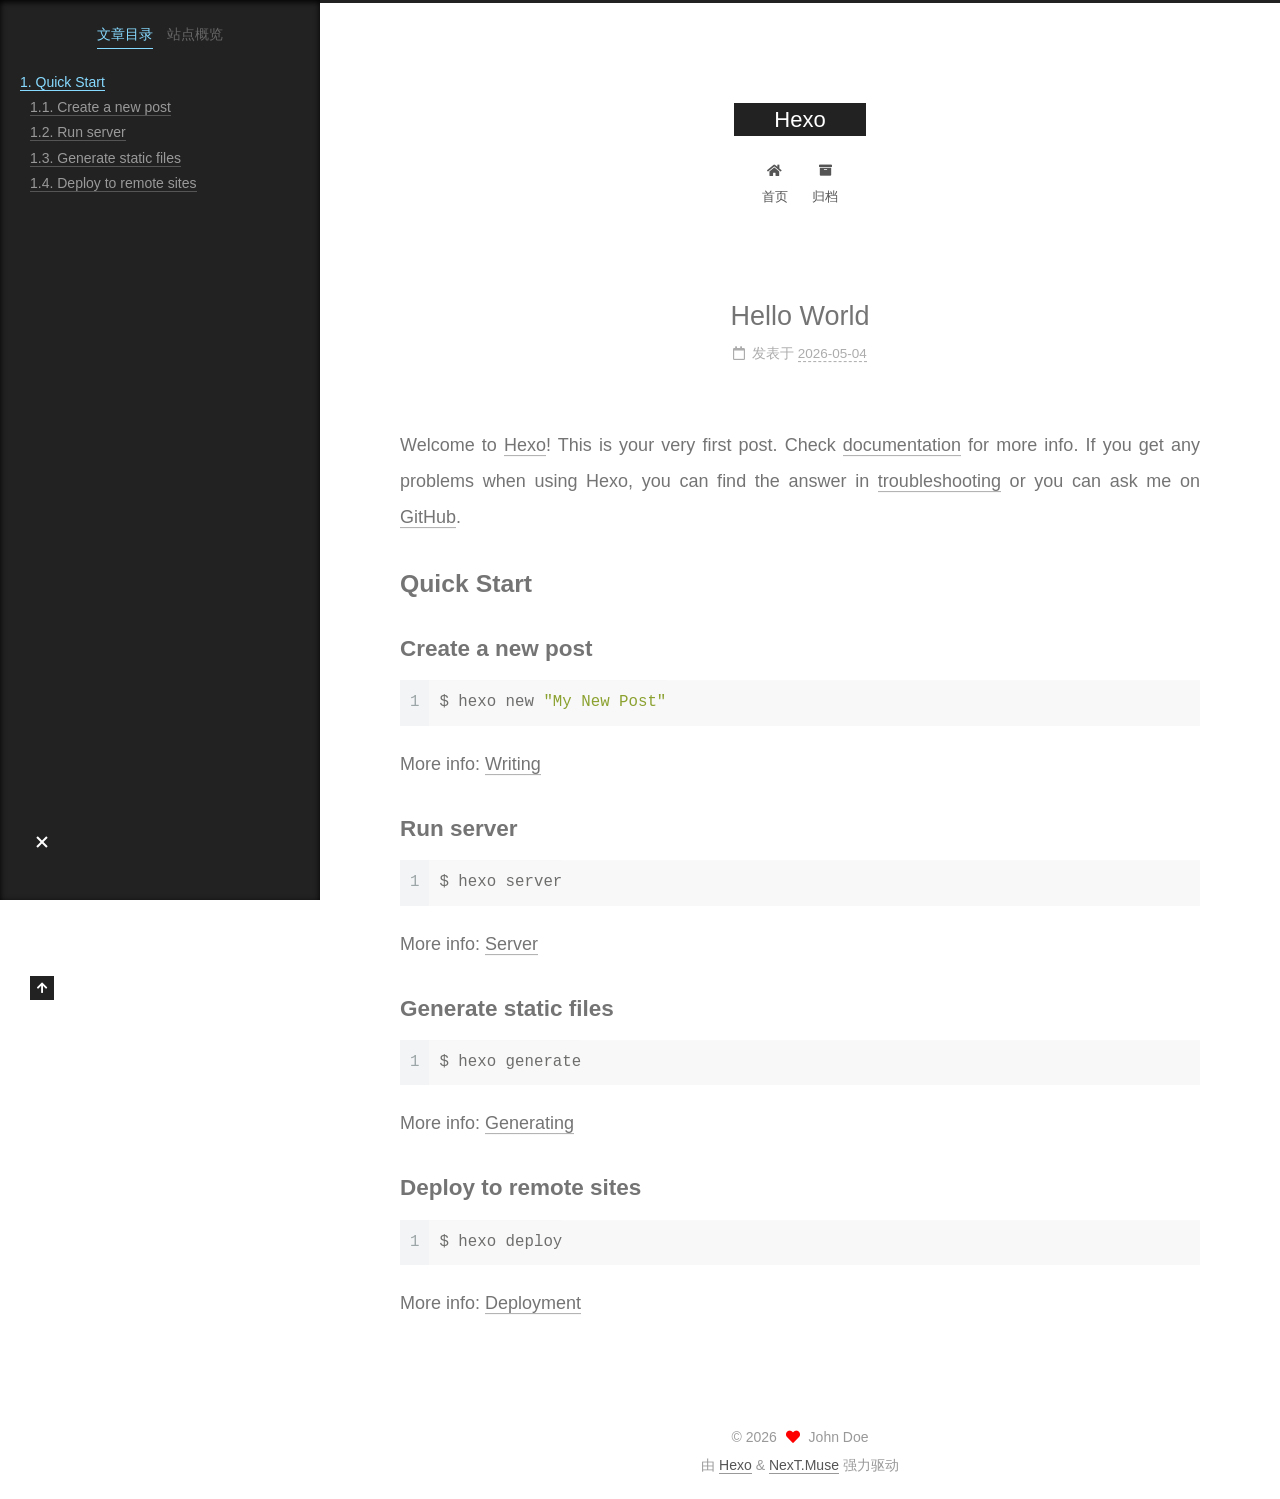
<file: 2026/05/04/hello-world/index.html>
<!DOCTYPE html>
<html lang="zh-CN">
<head>
  <meta charset="UTF-8">
<meta name="viewport" content="width=device-width, initial-scale=1, maximum-scale=2">
<meta name="theme-color" content="#222">
<meta name="generator" content="Hexo 8.1.1">
  <link rel="apple-touch-icon" sizes="180x180" href="/images/apple-touch-icon-next.png">
  <link rel="icon" type="image/png" sizes="32x32" href="/images/favicon-32x32-next.png">
  <link rel="icon" type="image/png" sizes="16x16" href="/images/favicon-16x16-next.png">
  <link rel="mask-icon" href="/images/logo.svg" color="#222">

<link rel="stylesheet" href="/css/main.css">


<link rel="stylesheet" href="/lib/font-awesome/css/all.min.css">

<script id="hexo-configurations">
    var NexT = window.NexT || {};
    var CONFIG = {"hostname":"example.com","root":"/","scheme":"Muse","version":"7.8.0","exturl":false,"sidebar":{"position":"left","display":"post","padding":18,"offset":12,"onmobile":false},"copycode":{"enable":false,"show_result":false,"style":null},"back2top":{"enable":true,"sidebar":false,"scrollpercent":false},"bookmark":{"enable":false,"color":"#222","save":"auto"},"fancybox":false,"mediumzoom":false,"lazyload":false,"pangu":false,"comments":{"style":"tabs","active":null,"storage":true,"lazyload":false,"nav":null},"algolia":{"hits":{"per_page":10},"labels":{"input_placeholder":"Search for Posts","hits_empty":"We didn't find any results for the search: ${query}","hits_stats":"${hits} results found in ${time} ms"}},"localsearch":{"enable":false,"trigger":"auto","top_n_per_article":1,"unescape":false,"preload":false},"motion":{"enable":true,"async":false,"transition":{"post_block":"fadeIn","post_header":"slideDownIn","post_body":"slideDownIn","coll_header":"slideLeftIn","sidebar":"slideUpIn"}}};
  </script>

  <meta name="description" content="Welcome to Hexo! This is your very first post. Check documentation for more info. If you get any problems when using Hexo, you can find the answer in troubleshooting or you can ask me on GitHub. Quick">
<meta property="og:type" content="article">
<meta property="og:title" content="Hello World">
<meta property="og:url" content="http://example.com/2026/05/04/hello-world/index.html">
<meta property="og:site_name" content="Hexo">
<meta property="og:description" content="Welcome to Hexo! This is your very first post. Check documentation for more info. If you get any problems when using Hexo, you can find the answer in troubleshooting or you can ask me on GitHub. Quick">
<meta property="og:locale" content="zh_CN">
<meta property="article:published_time" content="2026-05-03T19:35:39.822Z">
<meta property="article:modified_time" content="2026-05-03T19:35:39.822Z">
<meta property="article:author" content="John Doe">
<meta name="twitter:card" content="summary">

<link rel="canonical" href="http://example.com/2026/05/04/hello-world/">


<script id="page-configurations">
  // https://hexo.io/docs/variables.html
  CONFIG.page = {
    sidebar: "",
    isHome : false,
    isPost : true,
    lang   : 'zh-CN'
  };
</script>

  <title>Hello World | Hexo</title>
  






  <noscript>
  <style>
  .use-motion .brand,
  .use-motion .menu-item,
  .sidebar-inner,
  .use-motion .post-block,
  .use-motion .pagination,
  .use-motion .comments,
  .use-motion .post-header,
  .use-motion .post-body,
  .use-motion .collection-header { opacity: initial; }

  .use-motion .site-title,
  .use-motion .site-subtitle {
    opacity: initial;
    top: initial;
  }

  .use-motion .logo-line-before i { left: initial; }
  .use-motion .logo-line-after i { right: initial; }
  </style>
</noscript>

</head>

<body itemscope itemtype="http://schema.org/WebPage">
  <div class="container use-motion">
    <div class="headband"></div>

    <header class="header" itemscope itemtype="http://schema.org/WPHeader">
      <div class="header-inner"><div class="site-brand-container">
  <div class="site-nav-toggle">
    <div class="toggle" aria-label="切换导航栏">
      <span class="toggle-line toggle-line-first"></span>
      <span class="toggle-line toggle-line-middle"></span>
      <span class="toggle-line toggle-line-last"></span>
    </div>
  </div>

  <div class="site-meta">

    <a href="/" class="brand" rel="start">
      <span class="logo-line-before"><i></i></span>
      <h1 class="site-title">Hexo</h1>
      <span class="logo-line-after"><i></i></span>
    </a>
  </div>

  <div class="site-nav-right">
    <div class="toggle popup-trigger">
    </div>
  </div>
</div>




<nav class="site-nav">
  <ul id="menu" class="main-menu menu">
        <li class="menu-item menu-item-home">

    <a href="/" rel="section"><i class="fa fa-home fa-fw"></i>首页</a>

  </li>
        <li class="menu-item menu-item-archives">

    <a href="/archives/" rel="section"><i class="fa fa-archive fa-fw"></i>归档</a>

  </li>
  </ul>
</nav>




</div>
    </header>

    
  <div class="back-to-top">
    <i class="fa fa-arrow-up"></i>
    <span>0%</span>
  </div>
  <div class="reading-progress-bar"></div>


    <main class="main">
      <div class="main-inner">
        <div class="content-wrap">
          

          <div class="content post posts-expand">
            

    
  
  
  <article itemscope itemtype="http://schema.org/Article" class="post-block" lang="zh-CN">
    <link itemprop="mainEntityOfPage" href="http://example.com/2026/05/04/hello-world/">

    <span hidden itemprop="author" itemscope itemtype="http://schema.org/Person">
      <meta itemprop="image" content="/images/avatar.gif">
      <meta itemprop="name" content="John Doe">
      <meta itemprop="description" content="">
    </span>

    <span hidden itemprop="publisher" itemscope itemtype="http://schema.org/Organization">
      <meta itemprop="name" content="Hexo">
    </span>
      <header class="post-header">
        <h1 class="post-title" itemprop="name headline">
          Hello World
        </h1>

        <div class="post-meta">
            <span class="post-meta-item">
              <span class="post-meta-item-icon">
                <i class="far fa-calendar"></i>
              </span>
              <span class="post-meta-item-text">发表于</span>

              <time title="创建时间：2026-05-04 03:35:39" itemprop="dateCreated datePublished" datetime="2026-05-04T03:35:39+08:00">2026-05-04</time>
            </span>

          

        </div>
      </header>

    
    
    
    <div class="post-body" itemprop="articleBody">

      
        <p>Welcome to <a target="_blank" rel="noopener" href="https://hexo.io/">Hexo</a>! This is your very first post. Check <a target="_blank" rel="noopener" href="https://hexo.io/docs/">documentation</a> for more info. If you get any problems when using Hexo, you can find the answer in <a target="_blank" rel="noopener" href="https://hexo.io/docs/troubleshooting.html">troubleshooting</a> or you can ask me on <a target="_blank" rel="noopener" href="https://github.com/hexojs/hexo/issues">GitHub</a>.</p>
<h2 id="Quick-Start"><a href="#Quick-Start" class="headerlink" title="Quick Start"></a>Quick Start</h2><h3 id="Create-a-new-post"><a href="#Create-a-new-post" class="headerlink" title="Create a new post"></a>Create a new post</h3><figure class="highlight bash"><table><tr><td class="gutter"><pre><span class="line">1</span><br></pre></td><td class="code"><pre><span class="line">$ hexo new <span class="string">&quot;My New Post&quot;</span></span><br></pre></td></tr></table></figure>

<p>More info: <a target="_blank" rel="noopener" href="https://hexo.io/docs/writing.html">Writing</a></p>
<h3 id="Run-server"><a href="#Run-server" class="headerlink" title="Run server"></a>Run server</h3><figure class="highlight bash"><table><tr><td class="gutter"><pre><span class="line">1</span><br></pre></td><td class="code"><pre><span class="line">$ hexo server</span><br></pre></td></tr></table></figure>

<p>More info: <a target="_blank" rel="noopener" href="https://hexo.io/docs/server.html">Server</a></p>
<h3 id="Generate-static-files"><a href="#Generate-static-files" class="headerlink" title="Generate static files"></a>Generate static files</h3><figure class="highlight bash"><table><tr><td class="gutter"><pre><span class="line">1</span><br></pre></td><td class="code"><pre><span class="line">$ hexo generate</span><br></pre></td></tr></table></figure>

<p>More info: <a target="_blank" rel="noopener" href="https://hexo.io/docs/generating.html">Generating</a></p>
<h3 id="Deploy-to-remote-sites"><a href="#Deploy-to-remote-sites" class="headerlink" title="Deploy to remote sites"></a>Deploy to remote sites</h3><figure class="highlight bash"><table><tr><td class="gutter"><pre><span class="line">1</span><br></pre></td><td class="code"><pre><span class="line">$ hexo deploy</span><br></pre></td></tr></table></figure>

<p>More info: <a target="_blank" rel="noopener" href="https://hexo.io/docs/one-command-deployment.html">Deployment</a></p>

    </div>

    
    
    

      <footer class="post-footer">

        


        
      </footer>
    
  </article>
  
  
  



          </div>
          

<script>
  window.addEventListener('tabs:register', () => {
    let { activeClass } = CONFIG.comments;
    if (CONFIG.comments.storage) {
      activeClass = localStorage.getItem('comments_active') || activeClass;
    }
    if (activeClass) {
      let activeTab = document.querySelector(`a[href="#comment-${activeClass}"]`);
      if (activeTab) {
        activeTab.click();
      }
    }
  });
  if (CONFIG.comments.storage) {
    window.addEventListener('tabs:click', event => {
      if (!event.target.matches('.tabs-comment .tab-content .tab-pane')) return;
      let commentClass = event.target.classList[1];
      localStorage.setItem('comments_active', commentClass);
    });
  }
</script>

        </div>
          
  
  <div class="toggle sidebar-toggle">
    <span class="toggle-line toggle-line-first"></span>
    <span class="toggle-line toggle-line-middle"></span>
    <span class="toggle-line toggle-line-last"></span>
  </div>

  <aside class="sidebar">
    <div class="sidebar-inner">

      <ul class="sidebar-nav motion-element">
        <li class="sidebar-nav-toc">
          文章目录
        </li>
        <li class="sidebar-nav-overview">
          站点概览
        </li>
      </ul>

      <!--noindex-->
      <div class="post-toc-wrap sidebar-panel">
          <div class="post-toc motion-element"><ol class="nav"><li class="nav-item nav-level-2"><a class="nav-link" href="#Quick-Start"><span class="nav-number">1.</span> <span class="nav-text">Quick Start</span></a><ol class="nav-child"><li class="nav-item nav-level-3"><a class="nav-link" href="#Create-a-new-post"><span class="nav-number">1.1.</span> <span class="nav-text">Create a new post</span></a></li><li class="nav-item nav-level-3"><a class="nav-link" href="#Run-server"><span class="nav-number">1.2.</span> <span class="nav-text">Run server</span></a></li><li class="nav-item nav-level-3"><a class="nav-link" href="#Generate-static-files"><span class="nav-number">1.3.</span> <span class="nav-text">Generate static files</span></a></li><li class="nav-item nav-level-3"><a class="nav-link" href="#Deploy-to-remote-sites"><span class="nav-number">1.4.</span> <span class="nav-text">Deploy to remote sites</span></a></li></ol></li></ol></div>
      </div>
      <!--/noindex-->

      <div class="site-overview-wrap sidebar-panel">
        <div class="site-author motion-element" itemprop="author" itemscope itemtype="http://schema.org/Person">
  <p class="site-author-name" itemprop="name">John Doe</p>
  <div class="site-description" itemprop="description"></div>
</div>
<div class="site-state-wrap motion-element">
  <nav class="site-state">
      <div class="site-state-item site-state-posts">
          <a href="/archives/">
        
          <span class="site-state-item-count">1</span>
          <span class="site-state-item-name">日志</span>
        </a>
      </div>
  </nav>
</div>



      </div>

    </div>
  </aside>
  <div id="sidebar-dimmer"></div>


      </div>
    </main>

    <footer class="footer">
      <div class="footer-inner">
        

        

<div class="copyright">
  
  &copy; 
  <span itemprop="copyrightYear">2026</span>
  <span class="with-love">
    <i class="fa fa-heart"></i>
  </span>
  <span class="author" itemprop="copyrightHolder">John Doe</span>
</div>
  <div class="powered-by">由 <a href="https://hexo.io/" class="theme-link" rel="noopener" target="_blank">Hexo</a> & <a href="https://muse.theme-next.org/" class="theme-link" rel="noopener" target="_blank">NexT.Muse</a> 强力驱动
  </div>

        








      </div>
    </footer>
  </div>

  
  <script src="/lib/anime.min.js"></script>
  <script src="/lib/velocity/velocity.min.js"></script>
  <script src="/lib/velocity/velocity.ui.min.js"></script>

<script src="/js/utils.js"></script>

<script src="/js/motion.js"></script>


<script src="/js/schemes/muse.js"></script>


<script src="/js/next-boot.js"></script>




  















  

  

</body>
</html>
</file>
<file: css/main.css>
:root {
  --body-bg-color: #fff;
  --content-bg-color: #fff;
  --card-bg-color: #f5f5f5;
  --text-color: #555;
  --blockquote-color: #666;
  --link-color: #555;
  --link-hover-color: #222;
  --brand-color: #fff;
  --brand-hover-color: #fff;
  --table-row-odd-bg-color: #f9f9f9;
  --table-row-hover-bg-color: #f5f5f5;
  --menu-item-bg-color: #f5f5f5;
  --btn-default-bg: #222;
  --btn-default-color: #fff;
  --btn-default-border-color: #222;
  --btn-default-hover-bg: #fff;
  --btn-default-hover-color: #222;
  --btn-default-hover-border-color: #222;
}
html {
  line-height: 1.15; /* 1 */
  -webkit-text-size-adjust: 100%; /* 2 */
}
body {
  margin: 0;
}
main {
  display: block;
}
h1 {
  font-size: 2em;
  margin: 0.67em 0;
}
hr {
  box-sizing: content-box; /* 1 */
  height: 0; /* 1 */
  overflow: visible; /* 2 */
}
pre {
  font-family: monospace, monospace; /* 1 */
  font-size: 1em; /* 2 */
}
a {
  background: transparent;
}
abbr[title] {
  border-bottom: none; /* 1 */
  text-decoration: underline; /* 2 */
  text-decoration: underline dotted; /* 2 */
}
b,
strong {
  font-weight: bolder;
}
code,
kbd,
samp {
  font-family: monospace, monospace; /* 1 */
  font-size: 1em; /* 2 */
}
small {
  font-size: 80%;
}
sub,
sup {
  font-size: 75%;
  line-height: 0;
  position: relative;
  vertical-align: baseline;
}
sub {
  bottom: -0.25em;
}
sup {
  top: -0.5em;
}
img {
  border-style: none;
}
button,
input,
optgroup,
select,
textarea {
  font-family: inherit; /* 1 */
  font-size: 100%; /* 1 */
  line-height: 1.15; /* 1 */
  margin: 0; /* 2 */
}
button,
input {
/* 1 */
  overflow: visible;
}
button,
select {
/* 1 */
  text-transform: none;
}
button,
[type='button'],
[type='reset'],
[type='submit'] {
  -webkit-appearance: button;
}
button::-moz-focus-inner,
[type='button']::-moz-focus-inner,
[type='reset']::-moz-focus-inner,
[type='submit']::-moz-focus-inner {
  border-style: none;
  padding: 0;
}
button:-moz-focusring,
[type='button']:-moz-focusring,
[type='reset']:-moz-focusring,
[type='submit']:-moz-focusring {
  outline: 1px dotted ButtonText;
}
fieldset {
  padding: 0.35em 0.75em 0.625em;
}
legend {
  box-sizing: border-box; /* 1 */
  color: inherit; /* 2 */
  display: table; /* 1 */
  max-width: 100%; /* 1 */
  padding: 0; /* 3 */
  white-space: normal; /* 1 */
}
progress {
  vertical-align: baseline;
}
textarea {
  overflow: auto;
}
[type='checkbox'],
[type='radio'] {
  box-sizing: border-box; /* 1 */
  padding: 0; /* 2 */
}
[type='number']::-webkit-inner-spin-button,
[type='number']::-webkit-outer-spin-button {
  height: auto;
}
[type='search'] {
  outline-offset: -2px; /* 2 */
  -webkit-appearance: textfield; /* 1 */
}
[type='search']::-webkit-search-decoration {
  -webkit-appearance: none;
}
::-webkit-file-upload-button {
  font: inherit; /* 2 */
  -webkit-appearance: button; /* 1 */
}
details {
  display: block;
}
summary {
  display: list-item;
}
template {
  display: none;
}
[hidden] {
  display: none;
}
::selection {
  background: #262a30;
  color: #eee;
}
html,
body {
  height: 100%;
}
body {
  background: var(--body-bg-color);
  color: var(--text-color);
  font-family: 'Lato', "PingFang SC", "Microsoft YaHei", sans-serif;
  font-size: 1em;
  line-height: 2;
}
@media (max-width: 991px) {
  body {
    padding-left: 0 !important;
    padding-right: 0 !important;
  }
}
h1,
h2,
h3,
h4,
h5,
h6 {
  font-family: 'Lato', "PingFang SC", "Microsoft YaHei", sans-serif;
  font-weight: bold;
  line-height: 1.5;
  margin: 20px 0 15px;
}
h1 {
  font-size: 1.5em;
}
h2 {
  font-size: 1.375em;
}
h3 {
  font-size: 1.25em;
}
h4 {
  font-size: 1.125em;
}
h5 {
  font-size: 1em;
}
h6 {
  font-size: 0.875em;
}
p {
  margin: 0 0 20px 0;
}
a,
span.exturl {
  border-bottom: 1px solid #999;
  color: var(--link-color);
  outline: 0;
  text-decoration: none;
  overflow-wrap: break-word;
  word-wrap: break-word;
  cursor: pointer;
}
a:hover,
span.exturl:hover {
  border-bottom-color: var(--link-hover-color);
  color: var(--link-hover-color);
}
iframe,
img,
video {
  display: block;
  margin-left: auto;
  margin-right: auto;
  max-width: 100%;
}
hr {
  background-image: repeating-linear-gradient(-45deg, #ddd, #ddd 4px, transparent 4px, transparent 8px);
  border: 0;
  height: 3px;
  margin: 40px 0;
}
blockquote {
  border-left: 4px solid #ddd;
  color: var(--blockquote-color);
  margin: 0;
  padding: 0 15px;
}
blockquote cite::before {
  content: '-';
  padding: 0 5px;
}
dt {
  font-weight: bold;
}
dd {
  margin: 0;
  padding: 0;
}
kbd {
  background-color: #f5f5f5;
  background-image: linear-gradient(#eee, #fff, #eee);
  border: 1px solid #ccc;
  border-radius: 0.2em;
  box-shadow: 0.1em 0.1em 0.2em rgba(0,0,0,0.1);
  color: #555;
  font-family: inherit;
  padding: 0.1em 0.3em;
  white-space: nowrap;
}
.table-container {
  overflow: auto;
}
table {
  border-collapse: collapse;
  border-spacing: 0;
  font-size: 0.875em;
  margin: 0 0 20px 0;
  width: 100%;
}
tbody tr:nth-of-type(odd) {
  background: var(--table-row-odd-bg-color);
}
tbody tr:hover {
  background: var(--table-row-hover-bg-color);
}
caption,
th,
td {
  font-weight: normal;
  padding: 8px;
  vertical-align: middle;
}
th,
td {
  border: 1px solid #ddd;
  border-bottom: 3px solid #ddd;
}
th {
  font-weight: 700;
  padding-bottom: 10px;
}
td {
  border-bottom-width: 1px;
}
.btn {
  background: var(--btn-default-bg);
  border: 2px solid var(--btn-default-border-color);
  border-radius: 0;
  color: var(--btn-default-color);
  display: inline-block;
  font-size: 0.875em;
  line-height: 2;
  padding: 0 20px;
  text-decoration: none;
  transition-property: background-color;
  transition-delay: 0s;
  transition-duration: 0.2s;
  transition-timing-function: ease-in-out;
}
.btn:hover {
  background: var(--btn-default-hover-bg);
  border-color: var(--btn-default-hover-border-color);
  color: var(--btn-default-hover-color);
}
.btn + .btn {
  margin: 0 0 8px 8px;
}
.btn .fa-fw {
  text-align: left;
  width: 1.285714285714286em;
}
.toggle {
  line-height: 0;
}
.toggle .toggle-line {
  background: #fff;
  display: inline-block;
  height: 2px;
  left: 0;
  position: relative;
  top: 0;
  transition: all 0.4s;
  vertical-align: top;
  width: 100%;
}
.toggle .toggle-line:not(:first-child) {
  margin-top: 3px;
}
.toggle.toggle-arrow .toggle-line-first {
  left: 50%;
  top: 2px;
  transform: rotate(45deg);
  width: 50%;
}
.toggle.toggle-arrow .toggle-line-middle {
  left: 2px;
  width: 90%;
}
.toggle.toggle-arrow .toggle-line-last {
  left: 50%;
  top: -2px;
  transform: rotate(-45deg);
  width: 50%;
}
.toggle.toggle-close .toggle-line-first {
  transform: rotate(-45deg);
  top: 5px;
}
.toggle.toggle-close .toggle-line-middle {
  opacity: 0;
}
.toggle.toggle-close .toggle-line-last {
  transform: rotate(45deg);
  top: -5px;
}
.highlight,
pre {
  background: #f7f7f7;
  color: #4d4d4c;
  line-height: 1.6;
  margin: 0 auto 20px;
}
pre,
code {
  font-family: consolas, Menlo, monospace, "PingFang SC", "Microsoft YaHei";
}
code {
  background: #eee;
  border-radius: 3px;
  color: #555;
  padding: 2px 4px;
  overflow-wrap: break-word;
  word-wrap: break-word;
}
.highlight *::selection {
  background: #d6d6d6;
}
.highlight pre {
  border: 0;
  margin: 0;
  padding: 10px 0;
}
.highlight table {
  border: 0;
  margin: 0;
  width: auto;
}
.highlight td {
  border: 0;
  padding: 0;
}
.highlight figcaption {
  background: #eff2f3;
  color: #4d4d4c;
  display: flex;
  font-size: 0.875em;
  justify-content: space-between;
  line-height: 1.2;
  padding: 0.5em;
}
.highlight figcaption a {
  color: #4d4d4c;
}
.highlight figcaption a:hover {
  border-bottom-color: #4d4d4c;
}
.highlight .gutter {
  -moz-user-select: none;
  -ms-user-select: none;
  -webkit-user-select: none;
  user-select: none;
}
.highlight .gutter pre {
  background: #eff2f3;
  color: #869194;
  padding-left: 10px;
  padding-right: 10px;
  text-align: right;
}
.highlight .code pre {
  background: #f7f7f7;
  padding-left: 10px;
  width: 100%;
}
.gist table {
  width: auto;
}
.gist table td {
  border: 0;
}
pre {
  overflow: auto;
  padding: 10px;
}
pre code {
  background: none;
  color: #4d4d4c;
  font-size: 0.875em;
  padding: 0;
  text-shadow: none;
}
pre .deletion {
  background: #fdd;
}
pre .addition {
  background: #dfd;
}
pre .meta {
  color: #eab700;
  -moz-user-select: none;
  -ms-user-select: none;
  -webkit-user-select: none;
  user-select: none;
}
pre .comment {
  color: #8e908c;
}
pre .variable,
pre .attribute,
pre .tag,
pre .name,
pre .regexp,
pre .ruby .constant,
pre .xml .tag .title,
pre .xml .pi,
pre .xml .doctype,
pre .html .doctype,
pre .css .id,
pre .css .class,
pre .css .pseudo {
  color: #c82829;
}
pre .number,
pre .preprocessor,
pre .built_in,
pre .builtin-name,
pre .literal,
pre .params,
pre .constant,
pre .command {
  color: #f5871f;
}
pre .ruby .class .title,
pre .css .rules .attribute,
pre .string,
pre .symbol,
pre .value,
pre .inheritance,
pre .header,
pre .ruby .symbol,
pre .xml .cdata,
pre .special,
pre .formula {
  color: #718c00;
}
pre .title,
pre .css .hexcolor {
  color: #3e999f;
}
pre .function,
pre .python .decorator,
pre .python .title,
pre .ruby .function .title,
pre .ruby .title .keyword,
pre .perl .sub,
pre .javascript .title,
pre .coffeescript .title {
  color: #4271ae;
}
pre .keyword,
pre .javascript .function {
  color: #8959a8;
}
.blockquote-center {
  border-left: none;
  margin: 40px 0;
  padding: 0;
  position: relative;
  text-align: center;
}
.blockquote-center .fa {
  display: block;
  opacity: 0.6;
  position: absolute;
  width: 100%;
}
.blockquote-center .fa-quote-left {
  border-top: 1px solid #ccc;
  text-align: left;
  top: -20px;
}
.blockquote-center .fa-quote-right {
  border-bottom: 1px solid #ccc;
  text-align: right;
  bottom: -20px;
}
.blockquote-center p,
.blockquote-center div {
  text-align: center;
}
.post-body .group-picture img {
  margin: 0 auto;
  padding: 0 3px;
}
.group-picture-row {
  margin-bottom: 6px;
  overflow: hidden;
}
.group-picture-column {
  float: left;
  margin-bottom: 10px;
}
.post-body .label {
  color: #555;
  display: inline;
  padding: 0 2px;
}
.post-body .label.default {
  background: #f0f0f0;
}
.post-body .label.primary {
  background: #efe6f7;
}
.post-body .label.info {
  background: #e5f2f8;
}
.post-body .label.success {
  background: #e7f4e9;
}
.post-body .label.warning {
  background: #fcf6e1;
}
.post-body .label.danger {
  background: #fae8eb;
}
.post-body .tabs {
  margin-bottom: 20px;
}
.post-body .tabs,
.tabs-comment {
  display: block;
  padding-top: 10px;
  position: relative;
}
.post-body .tabs ul.nav-tabs,
.tabs-comment ul.nav-tabs {
  display: flex;
  flex-wrap: wrap;
  margin: 0;
  margin-bottom: -1px;
  padding: 0;
}
@media (max-width: 413px) {
  .post-body .tabs ul.nav-tabs,
  .tabs-comment ul.nav-tabs {
    display: block;
    margin-bottom: 5px;
  }
}
.post-body .tabs ul.nav-tabs li.tab,
.tabs-comment ul.nav-tabs li.tab {
  border-bottom: 1px solid #ddd;
  border-left: 1px solid transparent;
  border-right: 1px solid transparent;
  border-top: 3px solid transparent;
  flex-grow: 1;
  list-style-type: none;
  border-radius: 0 0 0 0;
}
@media (max-width: 413px) {
  .post-body .tabs ul.nav-tabs li.tab,
  .tabs-comment ul.nav-tabs li.tab {
    border-bottom: 1px solid transparent;
    border-left: 3px solid transparent;
    border-right: 1px solid transparent;
    border-top: 1px solid transparent;
  }
}
@media (max-width: 413px) {
  .post-body .tabs ul.nav-tabs li.tab,
  .tabs-comment ul.nav-tabs li.tab {
    border-radius: 0;
  }
}
.post-body .tabs ul.nav-tabs li.tab a,
.tabs-comment ul.nav-tabs li.tab a {
  border-bottom: initial;
  display: block;
  line-height: 1.8;
  outline: 0;
  padding: 0.25em 0.75em;
  text-align: center;
  transition-delay: 0s;
  transition-duration: 0.2s;
  transition-timing-function: ease-out;
}
.post-body .tabs ul.nav-tabs li.tab a i,
.tabs-comment ul.nav-tabs li.tab a i {
  width: 1.285714285714286em;
}
.post-body .tabs ul.nav-tabs li.tab.active,
.tabs-comment ul.nav-tabs li.tab.active {
  border-bottom: 1px solid transparent;
  border-left: 1px solid #ddd;
  border-right: 1px solid #ddd;
  border-top: 3px solid #fc6423;
}
@media (max-width: 413px) {
  .post-body .tabs ul.nav-tabs li.tab.active,
  .tabs-comment ul.nav-tabs li.tab.active {
    border-bottom: 1px solid #ddd;
    border-left: 3px solid #fc6423;
    border-right: 1px solid #ddd;
    border-top: 1px solid #ddd;
  }
}
.post-body .tabs ul.nav-tabs li.tab.active a,
.tabs-comment ul.nav-tabs li.tab.active a {
  color: var(--link-color);
  cursor: default;
}
.post-body .tabs .tab-content .tab-pane,
.tabs-comment .tab-content .tab-pane {
  border: 1px solid #ddd;
  border-top: 0;
  padding: 20px 20px 0 20px;
  border-radius: 0;
}
.post-body .tabs .tab-content .tab-pane:not(.active),
.tabs-comment .tab-content .tab-pane:not(.active) {
  display: none;
}
.post-body .tabs .tab-content .tab-pane.active,
.tabs-comment .tab-content .tab-pane.active {
  display: block;
}
.post-body .tabs .tab-content .tab-pane.active:nth-of-type(1),
.tabs-comment .tab-content .tab-pane.active:nth-of-type(1) {
  border-radius: 0 0 0 0;
}
@media (max-width: 413px) {
  .post-body .tabs .tab-content .tab-pane.active:nth-of-type(1),
  .tabs-comment .tab-content .tab-pane.active:nth-of-type(1) {
    border-radius: 0;
  }
}
.post-body .note {
  border-radius: 3px;
  margin-bottom: 20px;
  padding: 1em;
  position: relative;
  border: 1px solid #eee;
  border-left-width: 5px;
}
.post-body .note h2,
.post-body .note h3,
.post-body .note h4,
.post-body .note h5,
.post-body .note h6 {
  margin-top: 0;
  border-bottom: initial;
  margin-bottom: 0;
  padding-top: 0;
}
.post-body .note p:first-child,
.post-body .note ul:first-child,
.post-body .note ol:first-child,
.post-body .note table:first-child,
.post-body .note pre:first-child,
.post-body .note blockquote:first-child,
.post-body .note img:first-child {
  margin-top: 0;
}
.post-body .note p:last-child,
.post-body .note ul:last-child,
.post-body .note ol:last-child,
.post-body .note table:last-child,
.post-body .note pre:last-child,
.post-body .note blockquote:last-child,
.post-body .note img:last-child {
  margin-bottom: 0;
}
.post-body .note.default {
  border-left-color: #777;
}
.post-body .note.default h2,
.post-body .note.default h3,
.post-body .note.default h4,
.post-body .note.default h5,
.post-body .note.default h6 {
  color: #777;
}
.post-body .note.primary {
  border-left-color: #6f42c1;
}
.post-body .note.primary h2,
.post-body .note.primary h3,
.post-body .note.primary h4,
.post-body .note.primary h5,
.post-body .note.primary h6 {
  color: #6f42c1;
}
.post-body .note.info {
  border-left-color: #428bca;
}
.post-body .note.info h2,
.post-body .note.info h3,
.post-body .note.info h4,
.post-body .note.info h5,
.post-body .note.info h6 {
  color: #428bca;
}
.post-body .note.success {
  border-left-color: #5cb85c;
}
.post-body .note.success h2,
.post-body .note.success h3,
.post-body .note.success h4,
.post-body .note.success h5,
.post-body .note.success h6 {
  color: #5cb85c;
}
.post-body .note.warning {
  border-left-color: #f0ad4e;
}
.post-body .note.warning h2,
.post-body .note.warning h3,
.post-body .note.warning h4,
.post-body .note.warning h5,
.post-body .note.warning h6 {
  color: #f0ad4e;
}
.post-body .note.danger {
  border-left-color: #d9534f;
}
.post-body .note.danger h2,
.post-body .note.danger h3,
.post-body .note.danger h4,
.post-body .note.danger h5,
.post-body .note.danger h6 {
  color: #d9534f;
}
.pagination .prev,
.pagination .next,
.pagination .page-number,
.pagination .space {
  display: inline-block;
  margin: 0 10px;
  padding: 0 11px;
  position: relative;
  top: -1px;
}
@media (max-width: 767px) {
  .pagination .prev,
  .pagination .next,
  .pagination .page-number,
  .pagination .space {
    margin: 0 5px;
  }
}
.pagination {
  border-top: 1px solid #eee;
  margin: 120px 0 0;
  text-align: center;
}
.pagination .prev,
.pagination .next,
.pagination .page-number {
  border-bottom: 0;
  border-top: 1px solid #eee;
  transition-property: border-color;
  transition-delay: 0s;
  transition-duration: 0.2s;
  transition-timing-function: ease-in-out;
}
.pagination .prev:hover,
.pagination .next:hover,
.pagination .page-number:hover {
  border-top-color: #222;
}
.pagination .space {
  margin: 0;
  padding: 0;
}
.pagination .prev {
  margin-left: 0;
}
.pagination .next {
  margin-right: 0;
}
.pagination .page-number.current {
  background: #ccc;
  border-top-color: #ccc;
  color: #fff;
}
@media (max-width: 767px) {
  .pagination {
    border-top: none;
  }
  .pagination .prev,
  .pagination .next,
  .pagination .page-number {
    border-bottom: 1px solid #eee;
    border-top: 0;
    margin-bottom: 10px;
    padding: 0 10px;
  }
  .pagination .prev:hover,
  .pagination .next:hover,
  .pagination .page-number:hover {
    border-bottom-color: #222;
  }
}
.comments {
  margin-top: 60px;
  overflow: hidden;
}
.comment-button-group {
  display: flex;
  flex-wrap: wrap-reverse;
  justify-content: center;
  margin: 1em 0;
}
.comment-button-group .comment-button {
  margin: 0.1em 0.2em;
}
.comment-button-group .comment-button.active {
  background: var(--btn-default-hover-bg);
  border-color: var(--btn-default-hover-border-color);
  color: var(--btn-default-hover-color);
}
.comment-position {
  display: none;
}
.comment-position.active {
  display: block;
}
.tabs-comment {
  background: var(--content-bg-color);
  margin-top: 4em;
  padding-top: 0;
}
.tabs-comment .comments {
  border: 0;
  box-shadow: none;
  margin-top: 0;
  padding-top: 0;
}
.container {
  min-height: 100%;
  position: relative;
}
.main-inner {
  margin: 0 auto;
  width: 700px;
}
@media (min-width: 1200px) {
  .main-inner {
    width: 800px;
  }
}
@media (min-width: 1600px) {
  .main-inner {
    width: 900px;
  }
}
@media (max-width: 767px) {
  .content-wrap {
    padding: 0 20px;
  }
}
.header {
  background: transparent;
}
.header-inner {
  margin: 0 auto;
  width: 700px;
}
@media (min-width: 1200px) {
  .header-inner {
    width: 800px;
  }
}
@media (min-width: 1600px) {
  .header-inner {
    width: 900px;
  }
}
.site-brand-container {
  display: flex;
  flex-shrink: 0;
  padding: 0 10px;
}
.headband {
  background: #222;
  height: 3px;
}
.site-meta {
  flex-grow: 1;
  text-align: center;
}
@media (max-width: 767px) {
  .site-meta {
    text-align: center;
  }
}
.brand {
  border-bottom: none;
  color: var(--brand-color);
  display: inline-block;
  line-height: 1.375em;
  padding: 0 40px;
  position: relative;
}
.brand:hover {
  color: var(--brand-hover-color);
}
.site-title {
  font-family: 'Lato', "PingFang SC", "Microsoft YaHei", sans-serif;
  font-size: 1.375em;
  font-weight: normal;
  margin: 0;
}
.site-subtitle {
  color: #999;
  font-size: 0.8125em;
  margin: 10px 0;
}
.use-motion .brand {
  opacity: 0;
}
.use-motion .site-title,
.use-motion .site-subtitle,
.use-motion .custom-logo-image {
  opacity: 0;
  position: relative;
  top: -10px;
}
.site-nav-toggle,
.site-nav-right {
  display: none;
}
@media (max-width: 767px) {
  .site-nav-toggle,
  .site-nav-right {
    display: flex;
    flex-direction: column;
    justify-content: center;
  }
}
.site-nav-toggle .toggle,
.site-nav-right .toggle {
  color: var(--text-color);
  padding: 10px;
  width: 22px;
}
.site-nav-toggle .toggle .toggle-line,
.site-nav-right .toggle .toggle-line {
  background: var(--text-color);
  border-radius: 1px;
}
.site-nav {
  display: block;
}
@media (max-width: 767px) {
  .site-nav {
    clear: both;
    display: none;
  }
}
.site-nav.site-nav-on {
  display: block;
}
.menu {
  margin-top: 20px;
  padding-left: 0;
  text-align: center;
}
.menu-item {
  display: inline-block;
  list-style: none;
  margin: 0 10px;
}
@media (max-width: 767px) {
  .menu-item {
    display: block;
    margin-top: 10px;
  }
  .menu-item.menu-item-search {
    display: none;
  }
}
.menu-item a,
.menu-item span.exturl {
  border-bottom: 0;
  display: block;
  font-size: 0.8125em;
  transition-property: border-color;
  transition-delay: 0s;
  transition-duration: 0.2s;
  transition-timing-function: ease-in-out;
}
@media (hover: none) {
  .menu-item a:hover,
  .menu-item span.exturl:hover {
    border-bottom-color: transparent !important;
  }
}
.menu-item .fa,
.menu-item .fab,
.menu-item .far,
.menu-item .fas {
  margin-right: 8px;
}
.menu-item .badge {
  display: inline-block;
  font-weight: bold;
  line-height: 1;
  margin-left: 0.35em;
  margin-top: 0.35em;
  text-align: center;
  white-space: nowrap;
}
@media (max-width: 767px) {
  .menu-item .badge {
    float: right;
    margin-left: 0;
  }
}
.menu-item-active a,
.menu .menu-item a:hover,
.menu .menu-item span.exturl:hover {
  background: var(--menu-item-bg-color);
}
.use-motion .menu-item {
  opacity: 0;
}
.sidebar {
  background: #222;
  bottom: 0;
  box-shadow: inset 0 2px 6px #000;
  position: fixed;
  top: 0;
}
@media (max-width: 991px) {
  .sidebar {
    display: none;
  }
}
.sidebar-inner {
  color: #999;
  padding: 18px 10px;
  text-align: center;
}
.cc-license {
  margin-top: 10px;
  text-align: center;
}
.cc-license .cc-opacity {
  border-bottom: none;
  opacity: 0.7;
}
.cc-license .cc-opacity:hover {
  opacity: 0.9;
}
.cc-license img {
  display: inline-block;
}
.site-author-image {
  border: 2px solid #333;
  display: block;
  margin: 0 auto;
  max-width: 96px;
  padding: 2px;
}
.site-author-name {
  color: #f5f5f5;
  font-weight: normal;
  margin: 5px 0 0;
  text-align: center;
}
.site-description {
  color: #999;
  font-size: 1em;
  margin-top: 5px;
  text-align: center;
}
.links-of-author {
  margin-top: 15px;
}
.links-of-author a,
.links-of-author span.exturl {
  border-bottom-color: #555;
  display: inline-block;
  font-size: 0.8125em;
  margin-bottom: 10px;
  margin-right: 10px;
  vertical-align: middle;
}
.links-of-author a::before,
.links-of-author span.exturl::before {
  background: #7e78ff;
  border-radius: 50%;
  content: ' ';
  display: inline-block;
  height: 4px;
  margin-right: 3px;
  vertical-align: middle;
  width: 4px;
}
.sidebar-button {
  margin-top: 15px;
}
.sidebar-button a {
  border: 1px solid #fc6423;
  border-radius: 4px;
  color: #fc6423;
  display: inline-block;
  padding: 0 15px;
}
.sidebar-button a .fa,
.sidebar-button a .fab,
.sidebar-button a .far,
.sidebar-button a .fas {
  margin-right: 5px;
}
.sidebar-button a:hover {
  background: #fc6423;
  border: 1px solid #fc6423;
  color: #fff;
}
.sidebar-button a:hover .fa,
.sidebar-button a:hover .fab,
.sidebar-button a:hover .far,
.sidebar-button a:hover .fas {
  color: #fff;
}
.links-of-blogroll {
  font-size: 0.8125em;
  margin-top: 10px;
}
.links-of-blogroll-title {
  font-size: 0.875em;
  font-weight: 600;
  margin-top: 0;
}
.links-of-blogroll-list {
  list-style: none;
  margin: 0;
  padding: 0;
}
#sidebar-dimmer {
  display: none;
}
@media (max-width: 767px) {
  #sidebar-dimmer {
    background: #000;
    display: block;
    height: 100%;
    left: 100%;
    opacity: 0;
    position: fixed;
    top: 0;
    width: 100%;
    z-index: 1100;
  }
  .sidebar-active + #sidebar-dimmer {
    opacity: 0.7;
    transform: translateX(-100%);
    transition: opacity 0.5s;
  }
}
.sidebar-nav {
  margin: 0;
  padding-bottom: 20px;
  padding-left: 0;
}
.sidebar-nav li {
  border-bottom: 1px solid transparent;
  color: #666;
  cursor: pointer;
  display: inline-block;
  font-size: 0.875em;
}
.sidebar-nav li.sidebar-nav-overview {
  margin-left: 10px;
}
.sidebar-nav li:hover {
  color: #f5f5f5;
}
.sidebar-nav .sidebar-nav-active {
  border-bottom-color: #87daff;
  color: #87daff;
}
.sidebar-nav .sidebar-nav-active:hover {
  color: #87daff;
}
.sidebar-panel {
  display: none;
  overflow-x: hidden;
  overflow-y: auto;
}
.sidebar-panel-active {
  display: block;
}
.sidebar-toggle {
  background: #222;
  bottom: 45px;
  cursor: pointer;
  height: 14px;
  left: 30px;
  padding: 5px;
  position: fixed;
  width: 14px;
  z-index: 1300;
}
@media (max-width: 991px) {
  .sidebar-toggle {
    left: 20px;
    opacity: 0.8;
    display: none;
  }
}
.sidebar-toggle:hover .toggle-line {
  background: #87daff;
}
.post-toc {
  font-size: 0.875em;
}
.post-toc ol {
  list-style: none;
  margin: 0;
  padding: 0 2px 5px 10px;
  text-align: left;
}
.post-toc ol > ol {
  padding-left: 0;
}
.post-toc ol a {
  transition-property: all;
  transition-delay: 0s;
  transition-duration: 0.2s;
  transition-timing-function: ease-in-out;
}
.post-toc .nav-item {
  line-height: 1.8;
  overflow: hidden;
  text-overflow: ellipsis;
  white-space: nowrap;
}
.post-toc .nav .nav-child {
  display: none;
}
.post-toc .nav .active > .nav-child {
  display: block;
}
.post-toc .nav .active-current > .nav-child {
  display: block;
}
.post-toc .nav .active-current > .nav-child > .nav-item {
  display: block;
}
.post-toc .nav .active > a {
  border-bottom-color: #87daff;
  color: #87daff;
}
.post-toc .nav .active-current > a {
  color: #87daff;
}
.post-toc .nav .active-current > a:hover {
  color: #87daff;
}
.site-state {
  display: flex;
  justify-content: center;
  line-height: 1.4;
  margin-top: 10px;
  overflow: hidden;
  text-align: center;
  white-space: nowrap;
}
.site-state-item {
  padding: 0 15px;
}
.site-state-item:not(:first-child) {
  border-left: 1px solid #333;
}
.site-state-item a {
  border-bottom: none;
}
.site-state-item-count {
  display: block;
  font-size: 1.25em;
  font-weight: 600;
  text-align: center;
}
.site-state-item-name {
  color: inherit;
  font-size: 0.875em;
}
.footer {
  color: #999;
  font-size: 0.875em;
  padding: 20px 0;
}
.footer.footer-fixed {
  bottom: 0;
  left: 0;
  position: absolute;
  right: 0;
}
.footer-inner {
  box-sizing: border-box;
  margin: 0 auto;
  text-align: center;
  width: 700px;
}
@media (min-width: 1200px) {
  .footer-inner {
    width: 800px;
  }
}
@media (min-width: 1600px) {
  .footer-inner {
    width: 900px;
  }
}
.languages {
  display: inline-block;
  font-size: 1.125em;
  position: relative;
}
.languages .lang-select-label span {
  margin: 0 0.5em;
}
.languages .lang-select {
  height: 100%;
  left: 0;
  opacity: 0;
  position: absolute;
  top: 0;
  width: 100%;
}
.with-love {
  color: #ff0000;
  display: inline-block;
  margin: 0 5px;
}
.powered-by,
.theme-info {
  display: inline-block;
}
@-moz-keyframes iconAnimate {
  0%, 100% {
    transform: scale(1);
  }
  10%, 30% {
    transform: scale(0.9);
  }
  20%, 40%, 60%, 80% {
    transform: scale(1.1);
  }
  50%, 70% {
    transform: scale(1.1);
  }
}
@-webkit-keyframes iconAnimate {
  0%, 100% {
    transform: scale(1);
  }
  10%, 30% {
    transform: scale(0.9);
  }
  20%, 40%, 60%, 80% {
    transform: scale(1.1);
  }
  50%, 70% {
    transform: scale(1.1);
  }
}
@-o-keyframes iconAnimate {
  0%, 100% {
    transform: scale(1);
  }
  10%, 30% {
    transform: scale(0.9);
  }
  20%, 40%, 60%, 80% {
    transform: scale(1.1);
  }
  50%, 70% {
    transform: scale(1.1);
  }
}
@keyframes iconAnimate {
  0%, 100% {
    transform: scale(1);
  }
  10%, 30% {
    transform: scale(0.9);
  }
  20%, 40%, 60%, 80% {
    transform: scale(1.1);
  }
  50%, 70% {
    transform: scale(1.1);
  }
}
.back-to-top {
  font-size: 12px;
  text-align: center;
  transition-delay: 0s;
  transition-duration: 0.2s;
  transition-timing-function: ease-in-out;
}
.back-to-top {
  background: #222;
  bottom: -100px;
  box-sizing: border-box;
  color: #fff;
  cursor: pointer;
  left: 30px;
  opacity: 1;
  padding: 0 6px;
  position: fixed;
  transition-property: bottom;
  z-index: 1300;
  width: 24px;
}
.back-to-top span {
  display: none;
}
.back-to-top:hover {
  color: #87daff;
}
.back-to-top.back-to-top-on {
  bottom: 19px;
}
@media (max-width: 991px) {
  .back-to-top {
    left: 20px;
    opacity: 0.8;
  }
}
.post-body {
  font-family: 'Lato', "PingFang SC", "Microsoft YaHei", sans-serif;
  overflow-wrap: break-word;
  word-wrap: break-word;
}
@media (min-width: 1200px) {
  .post-body {
    font-size: 1.125em;
  }
}
.post-body .exturl .fa {
  font-size: 0.875em;
  margin-left: 4px;
}
.post-body .image-caption,
.post-body .figure .caption {
  color: #999;
  font-size: 0.875em;
  font-weight: bold;
  line-height: 1;
  margin: -20px auto 15px;
  text-align: center;
}
.post-sticky-flag {
  display: inline-block;
  transform: rotate(30deg);
}
.post-button {
  margin-top: 40px;
  text-align: center;
}
.use-motion .post-block,
.use-motion .pagination,
.use-motion .comments {
  opacity: 0;
}
.use-motion .post-header {
  opacity: 0;
}
.use-motion .post-body {
  opacity: 0;
}
.use-motion .collection-header {
  opacity: 0;
}
.posts-collapse {
  margin-left: 35px;
  position: relative;
}
@media (max-width: 767px) {
  .posts-collapse {
    margin-left: 0px;
    margin-right: 0px;
  }
}
.posts-collapse .collection-title {
  font-size: 1.125em;
  position: relative;
}
.posts-collapse .collection-title::before {
  background: #999;
  border: 1px solid #fff;
  border-radius: 50%;
  content: ' ';
  height: 10px;
  left: 0;
  margin-left: -6px;
  margin-top: -4px;
  position: absolute;
  top: 50%;
  width: 10px;
}
.posts-collapse .collection-year {
  font-size: 1.5em;
  font-weight: bold;
  margin: 60px 0;
  position: relative;
}
.posts-collapse .collection-year::before {
  background: #bbb;
  border-radius: 50%;
  content: ' ';
  height: 8px;
  left: 0;
  margin-left: -4px;
  margin-top: -4px;
  position: absolute;
  top: 50%;
  width: 8px;
}
.posts-collapse .collection-header {
  display: block;
  margin: 0 0 0 20px;
}
.posts-collapse .collection-header small {
  color: #bbb;
  margin-left: 5px;
}
.posts-collapse .post-header {
  border-bottom: 1px dashed #ccc;
  margin: 30px 0;
  padding-left: 15px;
  position: relative;
  transition-property: border;
  transition-delay: 0s;
  transition-duration: 0.2s;
  transition-timing-function: ease-in-out;
}
.posts-collapse .post-header::before {
  background: #bbb;
  border: 1px solid #fff;
  border-radius: 50%;
  content: ' ';
  height: 6px;
  left: 0;
  margin-left: -4px;
  position: absolute;
  top: 0.75em;
  transition-property: background;
  width: 6px;
  transition-delay: 0s;
  transition-duration: 0.2s;
  transition-timing-function: ease-in-out;
}
.posts-collapse .post-header:hover {
  border-bottom-color: #666;
}
.posts-collapse .post-header:hover::before {
  background: #222;
}
.posts-collapse .post-meta {
  display: inline;
  font-size: 0.75em;
  margin-right: 10px;
}
.posts-collapse .post-title {
  display: inline;
}
.posts-collapse .post-title a,
.posts-collapse .post-title span.exturl {
  border-bottom: none;
  color: var(--link-color);
}
.posts-collapse .post-title .fa-external-link-alt {
  font-size: 0.875em;
  margin-left: 5px;
}
.posts-collapse::before {
  background: #f5f5f5;
  content: ' ';
  height: 100%;
  left: 0;
  margin-left: -2px;
  position: absolute;
  top: 1.25em;
  width: 4px;
}
.post-eof {
  background: #ccc;
  height: 1px;
  margin: 80px auto 60px;
  text-align: center;
  width: 8%;
}
.post-block:last-of-type .post-eof {
  display: none;
}
.content {
  padding-top: 40px;
}
@media (min-width: 992px) {
  .post-body {
    text-align: justify;
  }
}
@media (max-width: 991px) {
  .post-body {
    text-align: justify;
  }
}
.post-body h1,
.post-body h2,
.post-body h3,
.post-body h4,
.post-body h5,
.post-body h6 {
  padding-top: 10px;
}
.post-body h1 .header-anchor,
.post-body h2 .header-anchor,
.post-body h3 .header-anchor,
.post-body h4 .header-anchor,
.post-body h5 .header-anchor,
.post-body h6 .header-anchor {
  border-bottom-style: none;
  color: #ccc;
  float: right;
  margin-left: 10px;
  visibility: hidden;
}
.post-body h1 .header-anchor:hover,
.post-body h2 .header-anchor:hover,
.post-body h3 .header-anchor:hover,
.post-body h4 .header-anchor:hover,
.post-body h5 .header-anchor:hover,
.post-body h6 .header-anchor:hover {
  color: inherit;
}
.post-body h1:hover .header-anchor,
.post-body h2:hover .header-anchor,
.post-body h3:hover .header-anchor,
.post-body h4:hover .header-anchor,
.post-body h5:hover .header-anchor,
.post-body h6:hover .header-anchor {
  visibility: visible;
}
.post-body iframe,
.post-body img,
.post-body video {
  margin-bottom: 20px;
}
.post-body .video-container {
  height: 0;
  margin-bottom: 20px;
  overflow: hidden;
  padding-top: 75%;
  position: relative;
  width: 100%;
}
.post-body .video-container iframe,
.post-body .video-container object,
.post-body .video-container embed {
  height: 100%;
  left: 0;
  margin: 0;
  position: absolute;
  top: 0;
  width: 100%;
}
.post-gallery {
  align-items: center;
  display: grid;
  grid-gap: 10px;
  grid-template-columns: 1fr 1fr 1fr;
  margin-bottom: 20px;
}
@media (max-width: 767px) {
  .post-gallery {
    grid-template-columns: 1fr 1fr;
  }
}
.post-gallery a {
  border: 0;
}
.post-gallery img {
  margin: 0;
}
.posts-expand .post-header {
  font-size: 1.125em;
}
.posts-expand .post-title {
  font-size: 1.5em;
  font-weight: normal;
  margin: initial;
  text-align: center;
  overflow-wrap: break-word;
  word-wrap: break-word;
}
.posts-expand .post-title-link {
  border-bottom: none;
  color: var(--link-color);
  display: inline-block;
  position: relative;
  vertical-align: top;
}
.posts-expand .post-title-link::before {
  background: var(--link-color);
  bottom: 0;
  content: '';
  height: 2px;
  left: 0;
  position: absolute;
  transform: scaleX(0);
  visibility: hidden;
  width: 100%;
  transition-delay: 0s;
  transition-duration: 0.2s;
  transition-timing-function: ease-in-out;
}
.posts-expand .post-title-link:hover::before {
  transform: scaleX(1);
  visibility: visible;
}
.posts-expand .post-title-link .fa-external-link-alt {
  font-size: 0.875em;
  margin-left: 5px;
}
.posts-expand .post-meta {
  color: #999;
  font-family: 'Lato', "PingFang SC", "Microsoft YaHei", sans-serif;
  font-size: 0.75em;
  margin: 3px 0 60px 0;
  text-align: center;
}
.posts-expand .post-meta .post-description {
  font-size: 0.875em;
  margin-top: 2px;
}
.posts-expand .post-meta time {
  border-bottom: 1px dashed #999;
  cursor: pointer;
}
.post-meta .post-meta-item + .post-meta-item::before {
  content: '|';
  margin: 0 0.5em;
}
.post-meta-divider {
  margin: 0 0.5em;
}
.post-meta-item-icon {
  margin-right: 3px;
}
@media (max-width: 991px) {
  .post-meta-item-icon {
    display: inline-block;
  }
}
@media (max-width: 991px) {
  .post-meta-item-text {
    display: none;
  }
}
.post-nav {
  border-top: 1px solid #eee;
  display: flex;
  justify-content: space-between;
  margin-top: 15px;
  padding: 10px 5px 0;
}
.post-nav-item {
  flex: 1;
}
.post-nav-item a {
  border-bottom: none;
  display: block;
  font-size: 0.875em;
  line-height: 1.6;
  position: relative;
}
.post-nav-item a:active {
  top: 2px;
}
.post-nav-item .fa {
  font-size: 0.75em;
}
.post-nav-item:first-child {
  margin-right: 15px;
}
.post-nav-item:first-child .fa {
  margin-right: 5px;
}
.post-nav-item:last-child {
  margin-left: 15px;
  text-align: right;
}
.post-nav-item:last-child .fa {
  margin-left: 5px;
}
.rtl.post-body p,
.rtl.post-body a,
.rtl.post-body h1,
.rtl.post-body h2,
.rtl.post-body h3,
.rtl.post-body h4,
.rtl.post-body h5,
.rtl.post-body h6,
.rtl.post-body li,
.rtl.post-body ul,
.rtl.post-body ol {
  direction: rtl;
  font-family: UKIJ Ekran;
}
.rtl.post-title {
  font-family: UKIJ Ekran;
}
.post-tags {
  margin-top: 40px;
  text-align: center;
}
.post-tags a {
  display: inline-block;
  font-size: 0.8125em;
}
.post-tags a:not(:last-child) {
  margin-right: 10px;
}
.post-widgets {
  border-top: 1px solid #eee;
  margin-top: 15px;
  text-align: center;
}
.wp_rating {
  height: 20px;
  line-height: 20px;
  margin-top: 10px;
  padding-top: 6px;
  text-align: center;
}
.social-like {
  display: flex;
  font-size: 0.875em;
  justify-content: center;
  text-align: center;
}
.reward-container {
  margin: 20px auto;
  padding: 10px 0;
  text-align: center;
  width: 90%;
}
.reward-container button {
  background: transparent;
  border: 1px solid #fc6423;
  border-radius: 0;
  color: #fc6423;
  cursor: pointer;
  line-height: 2;
  outline: 0;
  padding: 0 15px;
  vertical-align: text-top;
}
.reward-container button:hover {
  background: #fc6423;
  border: 1px solid transparent;
  color: #fa9366;
}
#qr {
  padding-top: 20px;
}
#qr a {
  border: 0;
}
#qr img {
  display: inline-block;
  margin: 0.8em 2em 0 2em;
  max-width: 100%;
  width: 180px;
}
#qr p {
  text-align: center;
}
.category-all-page .category-all-title {
  text-align: center;
}
.category-all-page .category-all {
  margin-top: 20px;
}
.category-all-page .category-list {
  list-style: none;
  margin: 0;
  padding: 0;
}
.category-all-page .category-list-item {
  margin: 5px 10px;
}
.category-all-page .category-list-count {
  color: #bbb;
}
.category-all-page .category-list-count::before {
  content: ' (';
  display: inline;
}
.category-all-page .category-list-count::after {
  content: ') ';
  display: inline;
}
.category-all-page .category-list-child {
  padding-left: 10px;
}
.event-list {
  padding: 0;
}
.event-list hr {
  background: #222;
  margin: 20px 0 45px 0;
}
.event-list hr::after {
  background: #222;
  color: #fff;
  content: 'NOW';
  display: inline-block;
  font-weight: bold;
  padding: 0 5px;
  text-align: right;
}
.event-list .event {
  background: #222;
  margin: 20px 0;
  min-height: 40px;
  padding: 15px 0 15px 10px;
}
.event-list .event .event-summary {
  color: #fff;
  margin: 0;
  padding-bottom: 3px;
}
.event-list .event .event-summary::before {
  animation: dot-flash 1s alternate infinite ease-in-out;
  color: #fff;
  content: '\f111';
  display: inline-block;
  font-size: 10px;
  margin-right: 25px;
  vertical-align: middle;
  font-family: 'Font Awesome 5 Free';
  font-weight: 900;
}
.event-list .event .event-relative-time {
  color: #bbb;
  display: inline-block;
  font-size: 12px;
  font-weight: normal;
  padding-left: 12px;
}
.event-list .event .event-details {
  color: #fff;
  display: block;
  line-height: 18px;
  margin-left: 56px;
  padding-bottom: 6px;
  padding-top: 3px;
  text-indent: -24px;
}
.event-list .event .event-details::before {
  color: #fff;
  display: inline-block;
  margin-right: 9px;
  text-align: center;
  text-indent: 0;
  width: 14px;
  font-family: 'Font Awesome 5 Free';
  font-weight: 900;
}
.event-list .event .event-details.event-location::before {
  content: '\f041';
}
.event-list .event .event-details.event-duration::before {
  content: '\f017';
}
.event-list .event-past {
  background: #f5f5f5;
}
.event-list .event-past .event-summary,
.event-list .event-past .event-details {
  color: #bbb;
  opacity: 0.9;
}
.event-list .event-past .event-summary::before,
.event-list .event-past .event-details::before {
  animation: none;
  color: #bbb;
}
@-moz-keyframes dot-flash {
  from {
    opacity: 1;
    transform: scale(1);
  }
  to {
    opacity: 0;
    transform: scale(0.8);
  }
}
@-webkit-keyframes dot-flash {
  from {
    opacity: 1;
    transform: scale(1);
  }
  to {
    opacity: 0;
    transform: scale(0.8);
  }
}
@-o-keyframes dot-flash {
  from {
    opacity: 1;
    transform: scale(1);
  }
  to {
    opacity: 0;
    transform: scale(0.8);
  }
}
@keyframes dot-flash {
  from {
    opacity: 1;
    transform: scale(1);
  }
  to {
    opacity: 0;
    transform: scale(0.8);
  }
}
ul.breadcrumb {
  font-size: 0.75em;
  list-style: none;
  margin: 1em 0;
  padding: 0 2em;
  text-align: center;
}
ul.breadcrumb li {
  display: inline;
}
ul.breadcrumb li + li::before {
  content: '/\00a0';
  font-weight: normal;
  padding: 0.5em;
}
ul.breadcrumb li + li:last-child {
  font-weight: bold;
}
.tag-cloud {
  text-align: center;
}
.tag-cloud a {
  display: inline-block;
  margin: 10px;
}
.tag-cloud a:hover {
  color: var(--link-hover-color) !important;
}
@media (max-width: 767px) {
  .header-inner,
  .main-inner,
  .footer-inner {
    width: auto;
  }
}
.header-inner {
  padding-top: 100px;
}
@media (max-width: 767px) {
  .header-inner {
    padding-top: 50px;
  }
}
.main-inner {
  padding-bottom: 60px;
}
.content {
  padding-top: 70px;
}
@media (max-width: 767px) {
  .content {
    padding-top: 35px;
  }
}
embed {
  display: block;
  margin: 0 auto 25px auto;
}
.custom-logo .site-meta-headline {
  text-align: center;
}
.custom-logo .site-title {
  color: #222;
  margin: 10px auto 0;
}
.custom-logo .site-title a {
  border: 0;
}
.custom-logo-image {
  background: #fff;
  margin: 0 auto;
  max-width: 150px;
  padding: 5px;
}
.brand {
  background: var(--btn-default-bg);
}
@media (max-width: 767px) {
  .site-nav {
    border-bottom: 1px solid #ddd;
    border-top: 1px solid #ddd;
    left: 0;
    margin: 0;
    padding: 0;
    width: 100%;
  }
}
@media (max-width: 767px) {
  .menu {
    text-align: left;
  }
}
.menu-item-active a,
.menu .menu-item a:hover,
.menu .menu-item span.exturl:hover {
  background: transparent;
  border-bottom: 1px solid var(--link-hover-color) !important;
}
@media (max-width: 767px) {
  .menu-item-active a,
  .menu .menu-item a:hover,
  .menu .menu-item span.exturl:hover {
    border-bottom: 1px dotted #ddd !important;
  }
}
@media (max-width: 767px) {
  .menu .menu-item {
    margin: 0 10px;
  }
}
.menu .menu-item a,
.menu .menu-item span.exturl {
  border-bottom: 1px solid transparent;
}
@media (max-width: 767px) {
  .menu .menu-item a,
  .menu .menu-item span.exturl {
    padding: 5px 10px;
  }
}
@media (min-width: 768px) {
  .menu .menu-item .fa,
  .menu .menu-item .fab,
  .menu .menu-item .far,
  .menu .menu-item .fas {
    display: block;
    line-height: 2;
    margin-right: 0;
    width: 100%;
  }
}
.menu .menu-item .badge {
  background: #eee;
  padding: 1px 4px;
}
.sub-menu {
  margin: 10px 0;
}
.sub-menu .menu-item {
  display: inline-block;
}
.sidebar {
  left: -320px;
}
.sidebar.sidebar-active {
  left: 0;
}
.sidebar {
  width: 320px;
  z-index: 1200;
  transition-delay: 0s;
  transition-duration: 0.2s;
  transition-timing-function: ease-out;
}
.sidebar a,
.sidebar span.exturl {
  border-bottom-color: #555;
  color: #999;
}
.sidebar a:hover,
.sidebar span.exturl:hover {
  border-bottom-color: #eee;
  color: #eee;
}
.links-of-blogroll-item {
  padding: 2px 10px;
}
.links-of-blogroll-item a,
.links-of-blogroll-item span.exturl {
  box-sizing: border-box;
  display: inline-block;
  max-width: 280px;
  overflow: hidden;
  text-overflow: ellipsis;
  white-space: nowrap;
}
</file>
